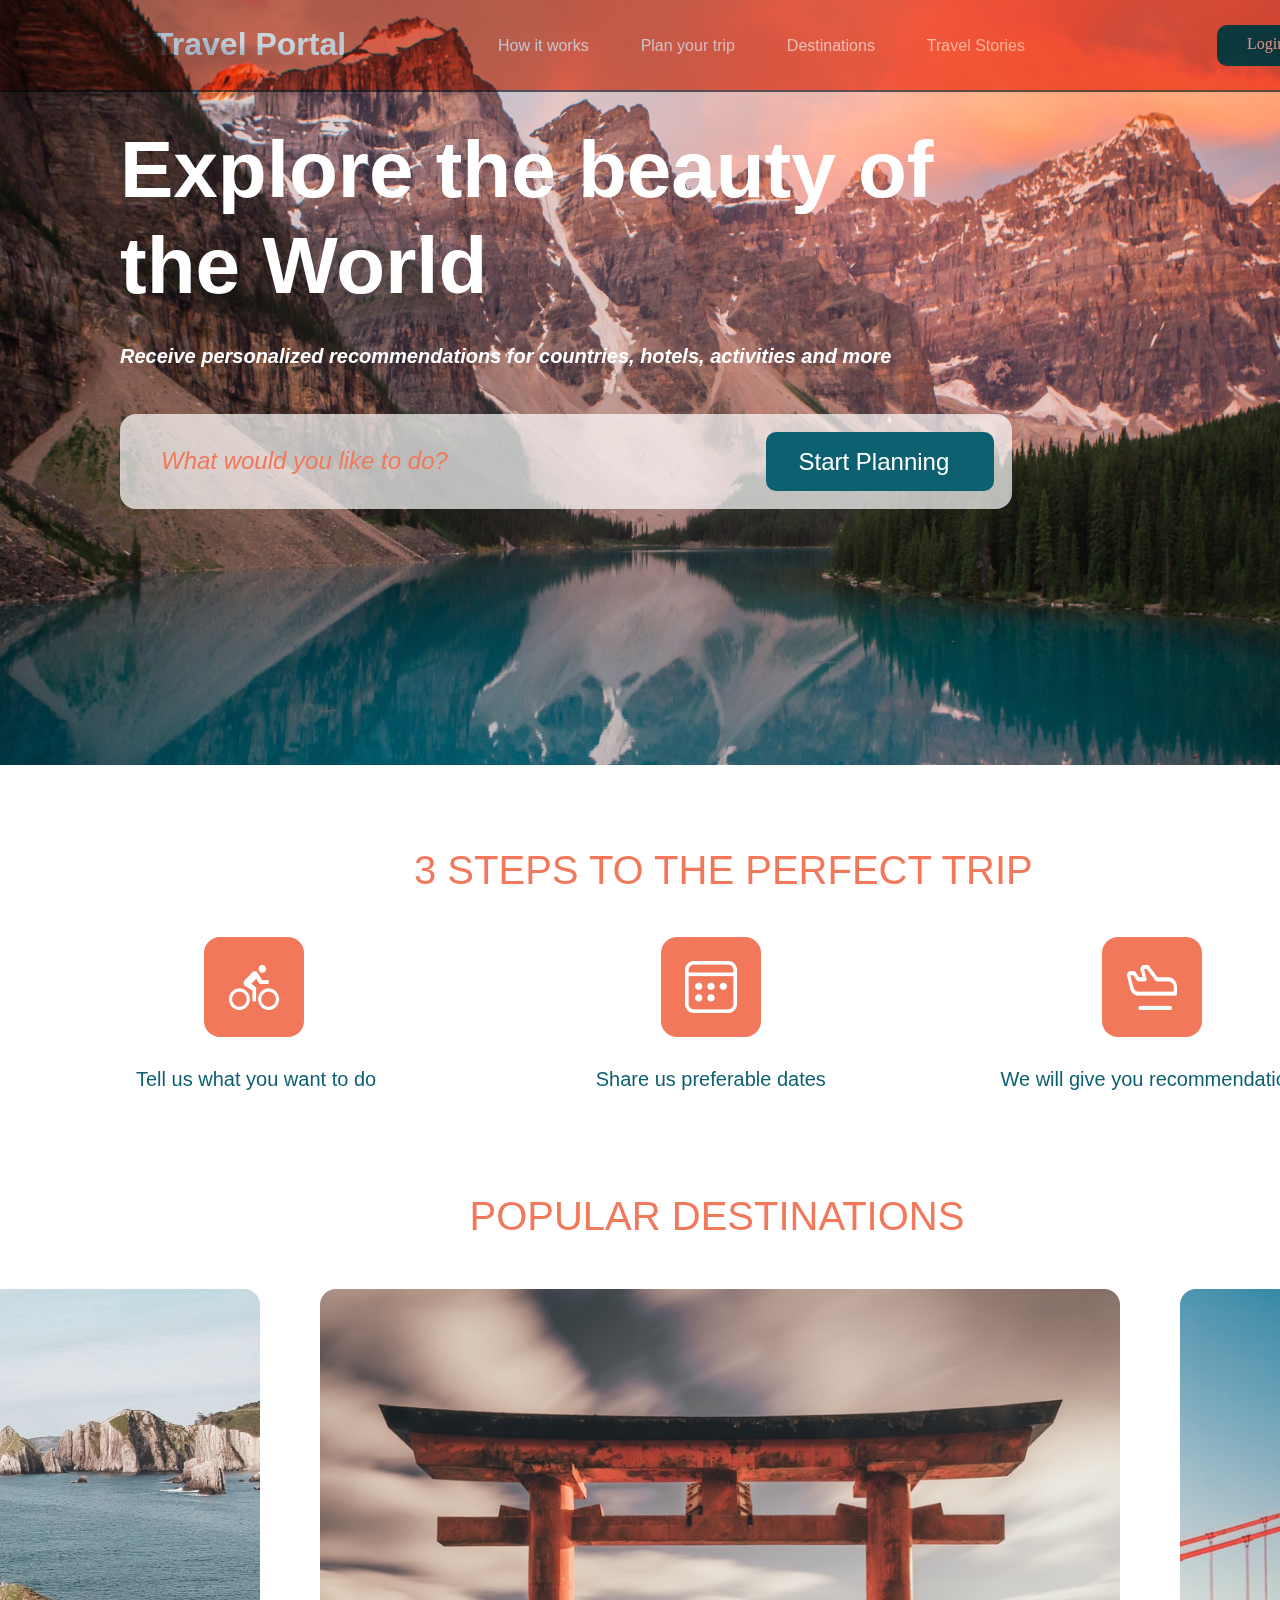
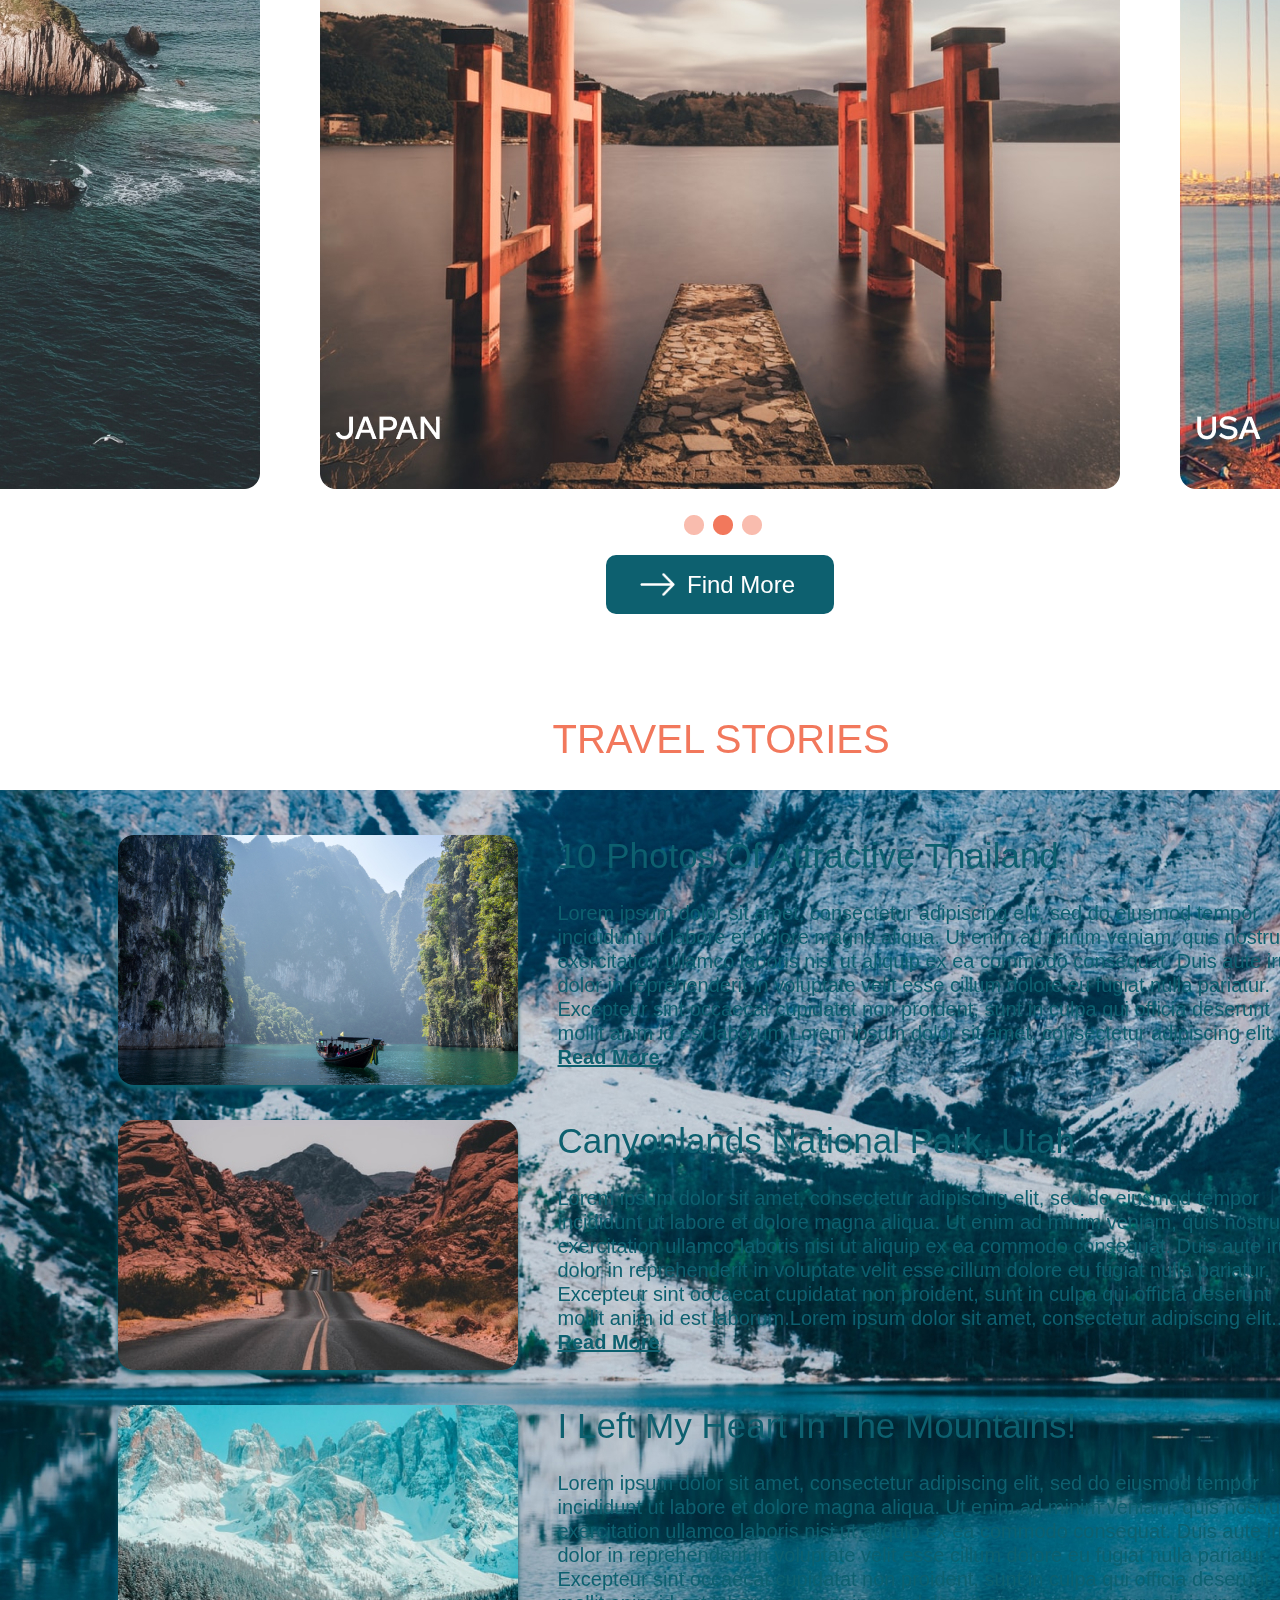
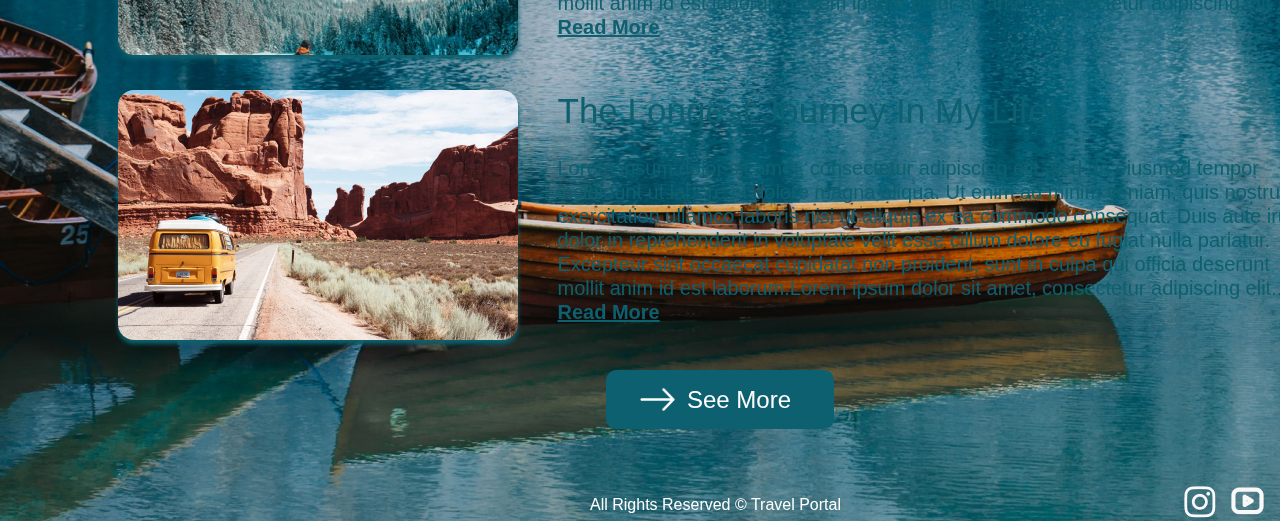
<file: travel/index.html>
<!DOCTYPE html>
<html lang="en">
<head>
    <meta charset="UTF-8">
    <meta http-equiv="X-UA-Compatible" content="IE=edge">
    <meta name="viewport" content="width=device-width, initial-scale=1.0">
    <link href="normalize.css" rel="stylesheet">
    <link href="style.css" rel="stylesheet">
    <title>Travel Project SergikEnergy</title>
</head>
<body>
    <div class="for-headerbg">
        <header>
            <div class="logo">
                <img src="logo-header.png" alt="logoHeader">
                <a class="text-logo" href="#">Travel Portal</a>
            </div>
            <nav class="logo-nav">
                <ul>
                    <li><a href="#">How it works</a></li>
                    <li><a href="#">Plan your trip</a></li>
                    <li><a href="#">Destinations</a></li>
                    <li><a href="#">Travel Stories</a></li>
                </ul>
            </nav>
            <div class="LogIn">
                <p>Login</p>
            </div>
        </header>
        <article class="planning">
            <h2>Explore the beauty of the World</h2>
                <p class="planning-text">Receive personalized recommendations for countries,
                    hotels, activities and more</p>
                <div class="searchButton">
                    <p class="textDefault">
                        What would you like to do?
                    </p>
                    <div class="textButton">
                        <p>Start Planning</p>
                    </div>
                </div>
        </article>
    </div>
    <main>
        <section class="steps">
            <h2>3 steps to the perfect trip</h2>
            <div class="steps-icon">
                <div class="icon-flex">
                    <div class="step1">
                        <img src="step1-logo.png" alt="logo-step1">
                    </div>
                    <p>Tell us what you want to do</p>
                </div>
                <div class="icon-flex">
                    <div class="step2">
                        <img src="step2-logo.png" alt="logo-step1">
                    </div>
                    <p class="second-p">Share us preferable dates</p>
                </div> 
                <div class="icon-flex">
                    <div class="step1">
                        <img src="step3-logo.png" alt="logo-step1">
                    </div>
                    <p>We will give you recommendations</p>
                </div>
            </div>
        </section>
        <section class="destinations">
            <h2>popular destinations</h2>
            <div class="img-scrollbar">
                <div class="locations">
                    <img src="destination1.jpg" alt="spain">
                    <!--<p>Spain</p>-->
                </div>    
                <div class="locations">
                    <img src="destination2.jpg" alt="japan">
                    <!--<p>Japan</p>-->
                </div>    
                <div class="locations">
                    <img src="destination3.jpg" alt="usa">
                    <!--<p>Usa</p>-->
                </div>       
            </div>
            <div class="circle-link">
                <ul>
                    <li><img src="Ellipse 1.png" alt="circle1"></li>
                    <li><img src="Ellipse 2.png" alt="circle2"></li>
                    <li><img src="Ellipse 3.png" alt="circle3"></li>
                </ul>
            </div>
            <div class="button">
                <a><img src="arrow-white.png" alt="arrow"><span>Find More</span></a></div>
            </div>
        </section>
        <section class="stories">
            <h2>Travel stories</h2>
            <div class="gallery-stories">
                <div class="sample-story">
                    <img class="img-stories" src="photo-story1.jpg" alt="story1">
                    <div class="text-gallery">
                        <h2>10 Photos of Attractive Thailand</h2>
                        <p class="lorem-ipsum">Lorem ipsum dolor sit amet, consectetur adipiscing elit, 
                            sed do eiusmod tempor incididunt ut labore et dolore magna aliqua. Ut enim ad 
                            minim veniam, quis nostrud exercitation ullamco laboris nisi ut aliquip ex ea 
                            commodo consequat. Duis aute irure dolor in reprehenderit in voluptate velit esse 
                            cillum dolore eu fugiat nulla pariatur. Excepteur sint occaecat cupidatat non
                            proident, sunt in culpa qui officia deserunt mollit anim id est laborum.Lorem
                            ipsum dolor sit amet, consectetur adipiscing elit...</p>
                        <a href="#" class="read-more">Read More</a>
                    </div>    
                </div>
                <div class="sample-story">
                    <img class="img-stories" src="photo-story2.jpg" alt="story2">
                    <div class="text-gallery">
                        <h2>Canyonlands National Park, Utah</h2>
                        <p class="lorem-ipsum">Lorem ipsum dolor sit amet, consectetur adipiscing elit, 
                            sed do eiusmod tempor incididunt ut labore et dolore magna aliqua. Ut enim ad 
                            minim veniam, quis nostrud exercitation ullamco laboris nisi ut aliquip ex ea 
                            commodo consequat. Duis aute irure dolor in reprehenderit in voluptate velit esse 
                            cillum dolore eu fugiat nulla pariatur. Excepteur sint occaecat cupidatat non
                            proident, sunt in culpa qui officia deserunt mollit anim id est laborum.Lorem
                            ipsum dolor sit amet, consectetur adipiscing elit...</p>
                        <a href="#" class="read-more">Read More</a>
                    </div>
                </div>
                <div class="sample-story">
                    <img class="img-stories" src="photo-story3.jpg" alt="story3">
                    <div class="text-gallery">
                        <h2>I left my heart in the Mountains!</h2>
                        <p class="lorem-ipsum">Lorem ipsum dolor sit amet, consectetur adipiscing elit, 
                            sed do eiusmod tempor incididunt ut labore et dolore magna aliqua. Ut enim ad 
                            minim veniam, quis nostrud exercitation ullamco laboris nisi ut aliquip ex ea 
                            commodo consequat. Duis aute irure dolor in reprehenderit in voluptate velit esse 
                            cillum dolore eu fugiat nulla pariatur. Excepteur sint occaecat cupidatat non
                            proident, sunt in culpa qui officia deserunt mollit anim id est laborum.Lorem
                            ipsum dolor sit amet, consectetur adipiscing elit...</p>
                        <a href="#" class="read-more">Read More</a>
                    </div>
                </div>
                <div class="sample-story">
                    <img class="img-stories" src="photo-story4.jpg" alt="story4">
                    <div class="text-gallery">
                        <h2>The Longest journey in my life!</h2>
                        <p class="lorem-ipsum">Lorem ipsum dolor sit amet, consectetur adipiscing elit, 
                            sed do eiusmod tempor incididunt ut labore et dolore magna aliqua. Ut enim ad 
                            minim veniam, quis nostrud exercitation ullamco laboris nisi ut aliquip ex ea 
                            commodo consequat. Duis aute irure dolor in reprehenderit in voluptate velit esse 
                            cillum dolore eu fugiat nulla pariatur. Excepteur sint occaecat cupidatat non
                            proident, sunt in culpa qui officia deserunt mollit anim id est laborum.Lorem
                            ipsum dolor sit amet, consectetur adipiscing elit...</p>
                        <a href="#" class="read-more">Read More</a>
                    </div>
                </div>
                <div class="button">
                    <a><img src="arrow-white.png" alt="arrow"><span>See More</span></a>
                </div>
            </div>
            
        </section>
    </main>
    
    <footer class="footer">
            <p class="text-footer">All Rights Reserved &copy; Travel Portal</p>
            <nav class="social-media">
                <ul>
                    <li><a href=""><img src="insta.png" alt="logo-insta"></a></li>
                    <li><a href=""><img src="youtube.png" alt="logo-youtube"></a></li>
                    <li><a href=""><img src="twitter.png" alt="logo-twitter"></a></li>
                </ul>
            </nav>
    </footer>
<script src="script.js">
</script>    
</body>
</html>
</file>
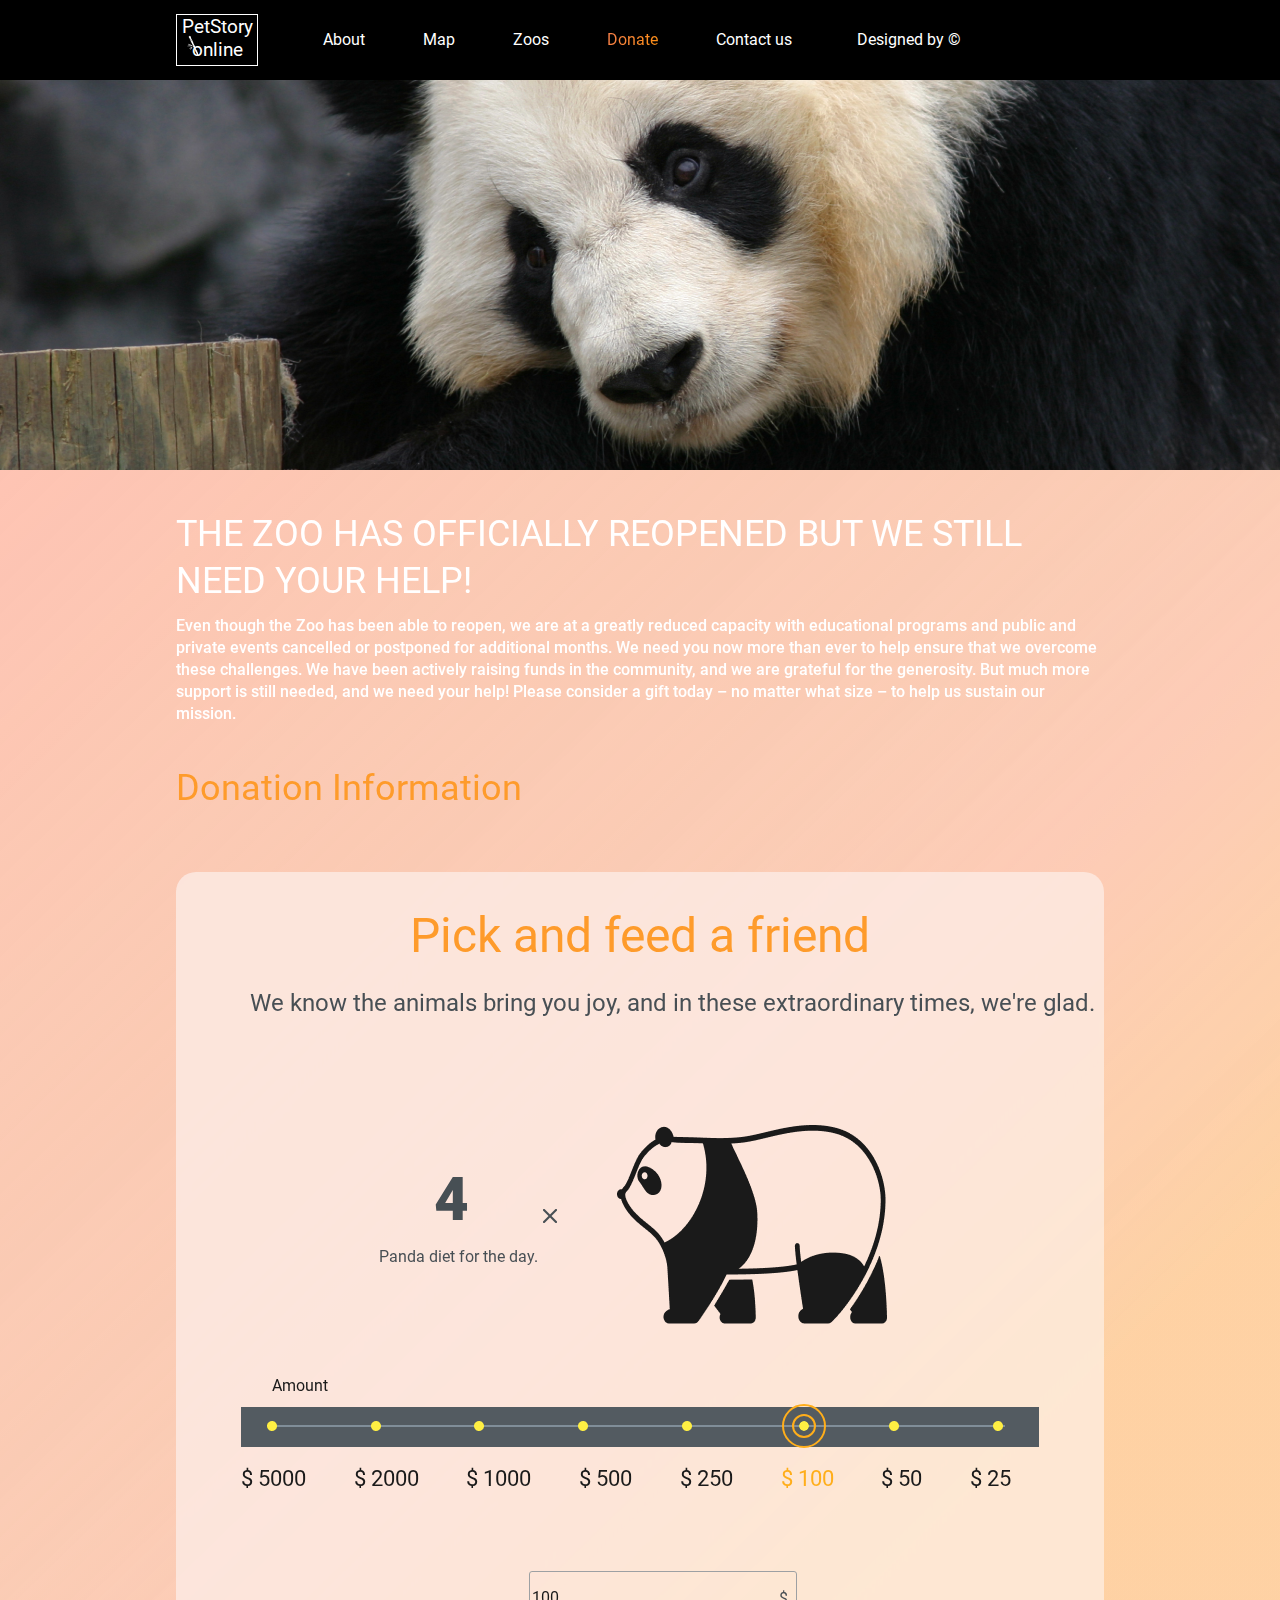
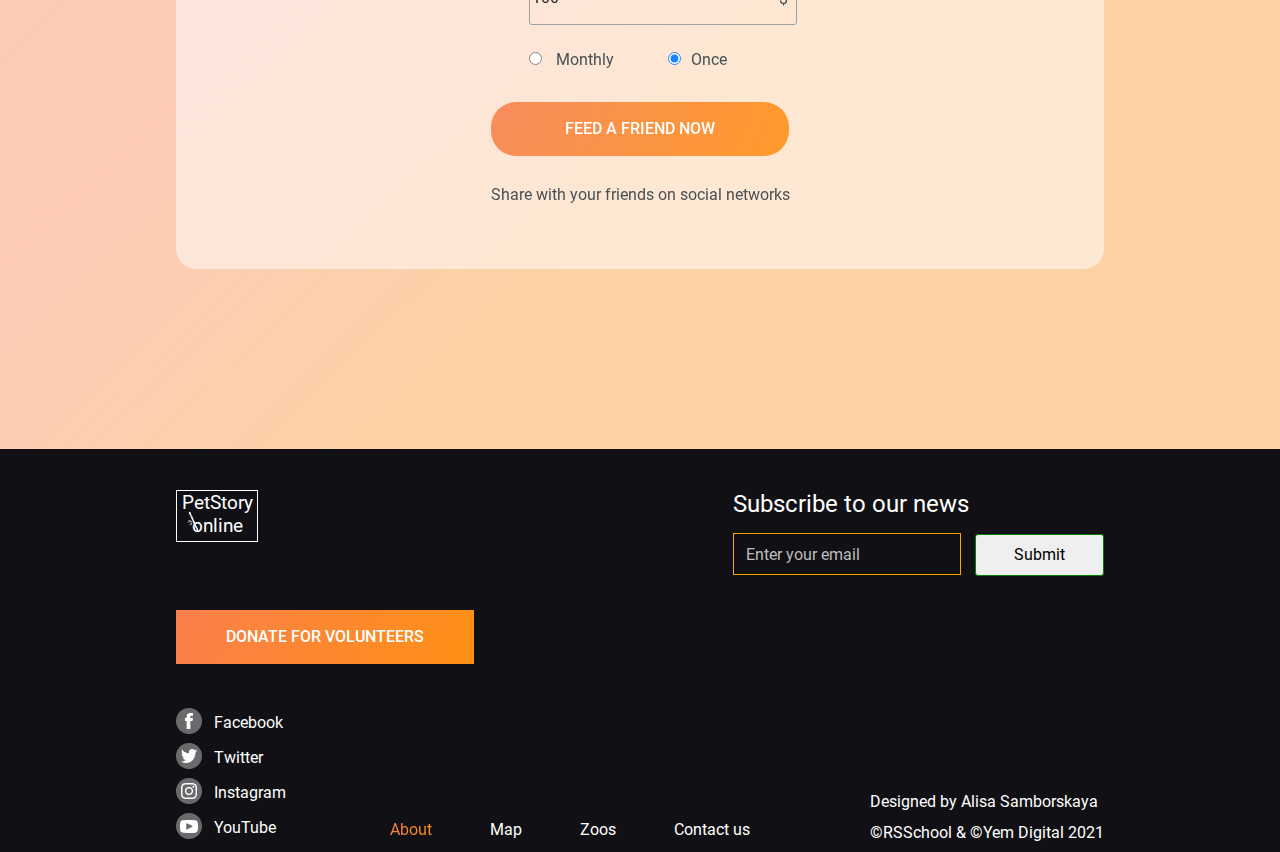
<file: online-zoo/pages/donate/index.html>
<!DOCTYPE html>
<html lang="en">
  <head>
    <meta charset="UTF-8" />
    <meta http-equiv="X-UA-Compatible" content="IE=edge" />
    <meta name="viewport" content="width=device-width, initial-scale=1.0" />
    <link href="../../assets/styles/normalize.css" rel="stylesheet" />
    <link href="./style.css" rel="stylesheet" />
    <link
      type="image/png"
      sizes="16x16"
      rel="icon"
      href="../../assets/icons/favicon.png"
    />
    <title>ZOO-donate</title>
  </head>
  <body>
    <header class="header">
      <div class="wrapper">
        <div class="header__title">
          <h1><a href="./index.html">PetStory online</a></h1>
        </div>
        <nav class="header__navigation">
          <ul class="header__navigation-list">
            <li class="header__navigation-link">
              <a href="./index.html">About</a>
            </li>
            <li class="header__navigation-link"><a href="#!">Map</a></li>
            <li class="header__navigation-link"><a href="#!">Zoos</a></li>
            <li class="header__navigation-link"><a class="visited-link" href="#!">Donate</a></li>
            <li class="header__navigation-link"><a href="#!">Contact us</a></li>
          </ul>
        </nav>
        <div class="burger-icon"></div>
        <div class="burger-menu unvisible-element">
          <div class="burger-menu_close"></div>
          <div class="burger-menu__logo">
            <a href="./index.html">PetStory online</a>
          </div>
          <ul class="burger-menu__list">
            <li class="burger-menu__link">
              <a class="visited-link" href="./index.html">About</a>
            </li>
            <li class="burger-menu__link"><a href="#!">Map</a></li>
            <li class="burger-menu__link"><a href="#!">Zoos</a></li>
            <li class="burger-menu__link">
              <a href="../../pages/donate/index.html" target="_blank">Donate</a>
            </li>
            <li class="burger-menu__link"><a href="#!">Contact us</a></li>
            <li class="burger-menu__link">
              <a
                href="https://www.figma.com/file/jfEFwkXVj1WRq7sUHDr8os/PetStory-online"
                >Designed by &#169;</a
              >
            </li>
          </ul>
        </div>
        <div class="header__design">
          <a
            href="https://www.figma.com/file/jfEFwkXVj1WRq7sUHDr8os/PetStory-online"
            >Designed by &#169;</a
          >
        </div>
      </div>
    </header>
    <main>
      <section class="watch__animals">
      </section>
      <section class="peek_friends">
        <div class="wrapper">
          <div class="peek_friends-intro">
            <h3 class="intro-title">THE ZOO HAS OFFICIALLY REOPENED BUT WE STILL NEED YOUR HELP!</h3>
            <p class="intro-about-zoo_info">Even though the Zoo has been able to reopen, we are at a greatly reduced capacity with educational programs and public and private events cancelled or postponed for additional months. We need you now more than ever to help ensure that we overcome these challenges. We have been actively raising funds in the community, and we are grateful for the generosity.  But much more support is still needed, and we need your help! Please consider a gift today – no matter what size – to help us sustain our mission.</p>
            <p class="intro-donate_info">Donation Information</p>
          </div>
          <div class="wrapper-peek_friends">
            <div class="peek_friends__title"><h3>Pick and feed a friend</h3></div>
            <div class="peek_friends__description">
              <p class="bringing_joy">
                We know the animals bring you joy, and in these extraordinary
                times, we&#39;re glad.
              </p>
            </div>
            <div  class="peek_friends__select">
              <div class="select_quantity">
                <div class="select_quantity-number">4</div>
                <div class="select_quantity-info">Panda diet for the day.</div>
              </div>
              <div class="select_multiple"><img src="../../assets/icons/x_icon.png" alt="X"></div>
              <div class="select_icon"><img src="../../assets/images/animal-widget_donate.png" alt="animal_icon"></div>
            </div>
            <h4>Amount</h4>
            <div class="range__donate-wrapper">
              <div class="donate-circle circle-25"><img src="../../assets/icons/range-circle_donate.png" alt="bucks-25"></div>
              <div class="donate-circle circle-50"><img src="../../assets/icons/range-circle_donate.png" alt="bucks-50"></div>
              <div class="donate-circle circle-100 active-donate active-span"><img src="../../assets/icons/range-circle_donate.png" alt="bucks-100"></div>
              <div class="donate-circle circle-250"><img src="../../assets/icons/range-circle_donate.png" alt="bucks-250"></div>
              <div class="donate-circle circle-500"><img src="../../assets/icons/range-circle_donate.png" alt="bucks-500"></div>
              <div class="donate-circle circle-1000"><img src="../../assets/icons/range-circle_donate.png" alt="bucks-1000"></div>
              <div class="donate-circle circle-2000"><img src="../../assets/icons/range-circle_donate.png" alt="bucks-2000"></div>
              <div class="donate-circle circle-5000"><img src="../../assets/icons/range-circle_donate.png" alt="bucks-5000"></div>
              <div class="range__donate-line"></div>
            </div>
            <div class="range__donate-sums">
              <span class="bucks-5000">&#36; 5000</span>
              <span class="bucks-2000">&#36; 2000</span>
              <span class="bucks-1000">&#36; 1000</span>
              <span class="bucks-500">&#36; 500</span>
              <span class="bucks-250">&#36; 250</span>
              <span class="bucks-100 active-span">&#36; 100</span>
              <span class="bucks-50">&#36; 50</span>
              <span class="bucks-25">&#36; 25</span>
            </div>
            <form action="#" class="check_donate">
              <div class="wrapper_request-form">
                <div class="sum__donate_wrapper">   <input type="number" placeholder="Another amount" class="sum__donate" value="100" maxlength="4" max="9999">
                  <span>&#36;</span>
                </div>  
                <input type="radio" id="month" name="select" value="monthly"> <label for="month">Monthly</label>
                <input type="radio" id="once" name="select" value="once" checked="checked"><label for="once">Once</label>
              </div>
              <input type="submit" class="peek_friends__button" value="Feed a friend now"></input>
            </form>
            <div class="share_text">Share with your friends on social networks </div>
          </div>
          
        </div>
      </section>
    </main>
    <footer class="footer">
      <div class="wrapper">
        <div class="form_pet_wrapper">
          <div class="footer__title">
            <p><a href="./index.html">PetStory online</a></p>
          </div>
          <div class="form_subscribe">
            <form action="#">
              <p class="form_subscribe-title">Subscribe to our news</p>
              <input class="email_area" type="email" size="30" placeholder="Enter your email" />
              <input class="submit_form_subscribe" type="submit" value="Submit" />
            </form>
          </div>
        </div>
        <button class="square__button footer__button">
          donate for volunteers
        </button>
        <div class="footer__navigation">
          <div class="social__nav">
            <div class="Facebook onfocus-social">
              <a href="https://www.facebook.com/"
                ><img src="../../assets/icons/facebook_ico_footer.png" alt="Facebook" /><span class="nav__link"
                  >Facebook</span
                ></a
              >
            </div>
            <div class="Twitter onfocus-social">
              <a href="https://twitter.com/"
                ><img src="../../assets/icons/twitter_ico_footer.png" alt="Twitter" /><span class="nav__link"
                  >Twitter</span
                ></a
              >
            </div>
            <div class="Instagram onfocus-social">
              <a href="https://www.instagram.com/"
                ><img src="../../assets/icons/insta_ico_footer.png" alt="Instagram" /><span class="nav__link"
                  >Instagram</span
                ></a
              >
            </div>
            <div class="YouTube onfocus-social">
              <a href="https://www.youtube.com/"
                ><img src="../../assets/icons/youtube_ico_footer.png" alt="YouTube" /><span class="nav__link"
                  >YouTube</span
                ></a
              >
            </div>
          </div>
          <div class="footer__nav">
            <ul class="footer__nav-list">
              <li class="footer__nav-link">
                <a class="visited-link" href="./index.html">About</a>
                </li>
                <li class="footer__nav-link"><a href="#!">Map</a></li>
                <li class="footer__nav-link"><a href="#!">Zoos</a></li>
                <li class="footer__nav-link nav-link_last"><a href="#!">Contact us</a></li>
              </ul>
            </nav>
          </div>
          <div class="footer__designed"><p>Designed by Alisa Samborskaya</p><p>&#169;RSSchool &#38; &#169;Yem Digital 2021</p></div>
        </div>
      </div>
    </footer>
    <script src="./index.js"></script>
  </body>
</html>
</file>
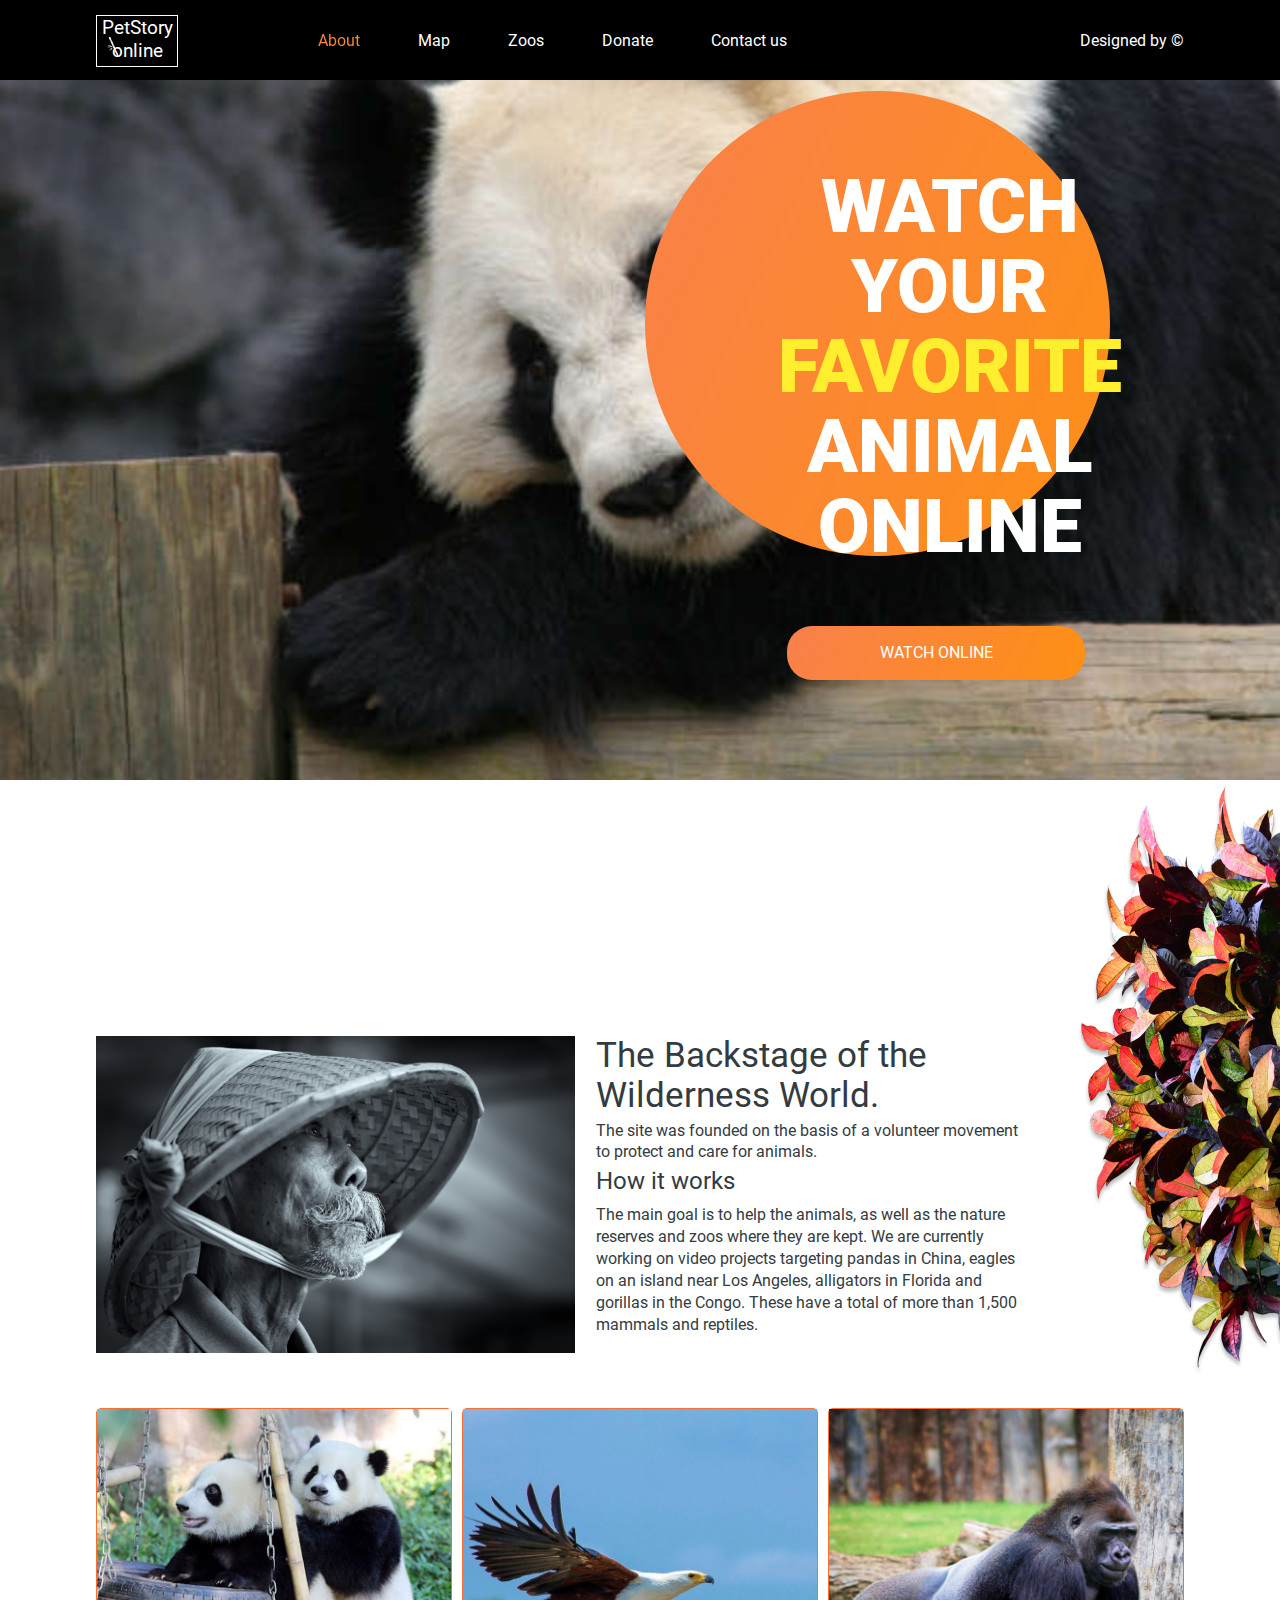
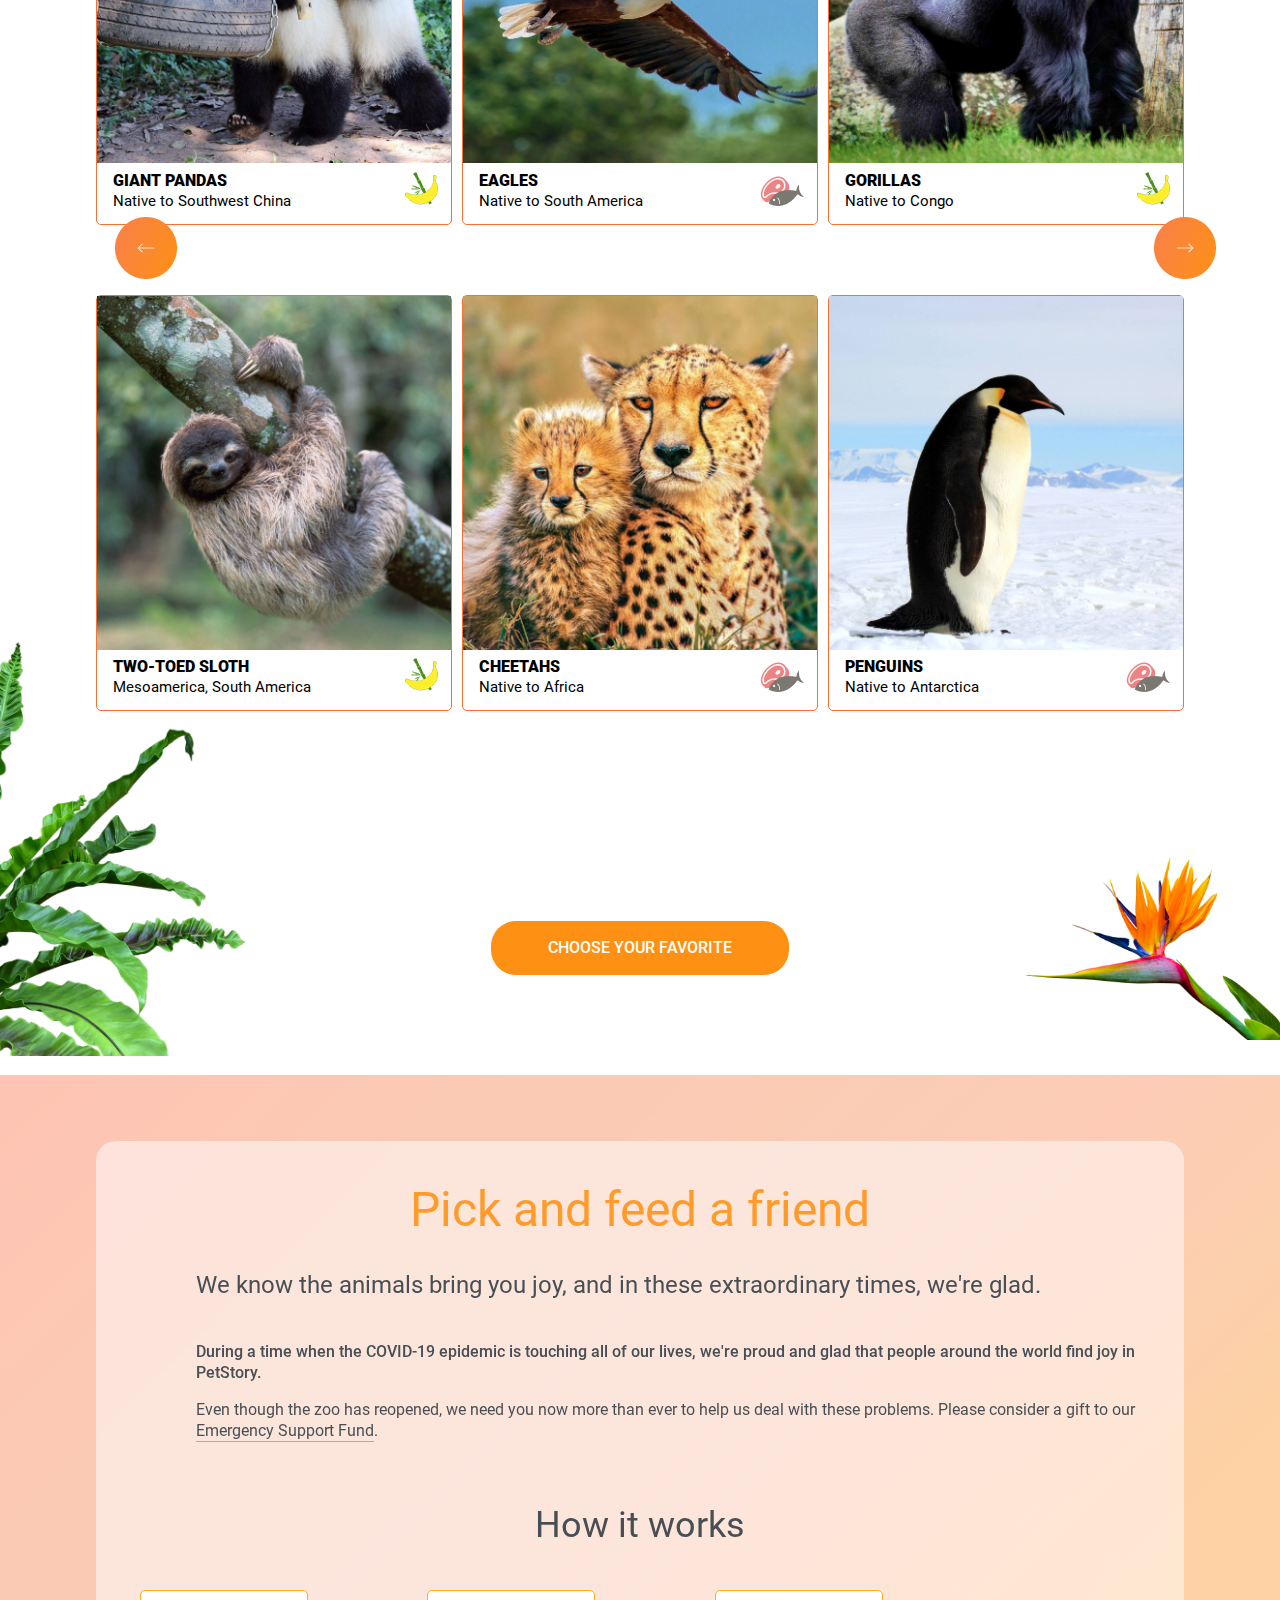
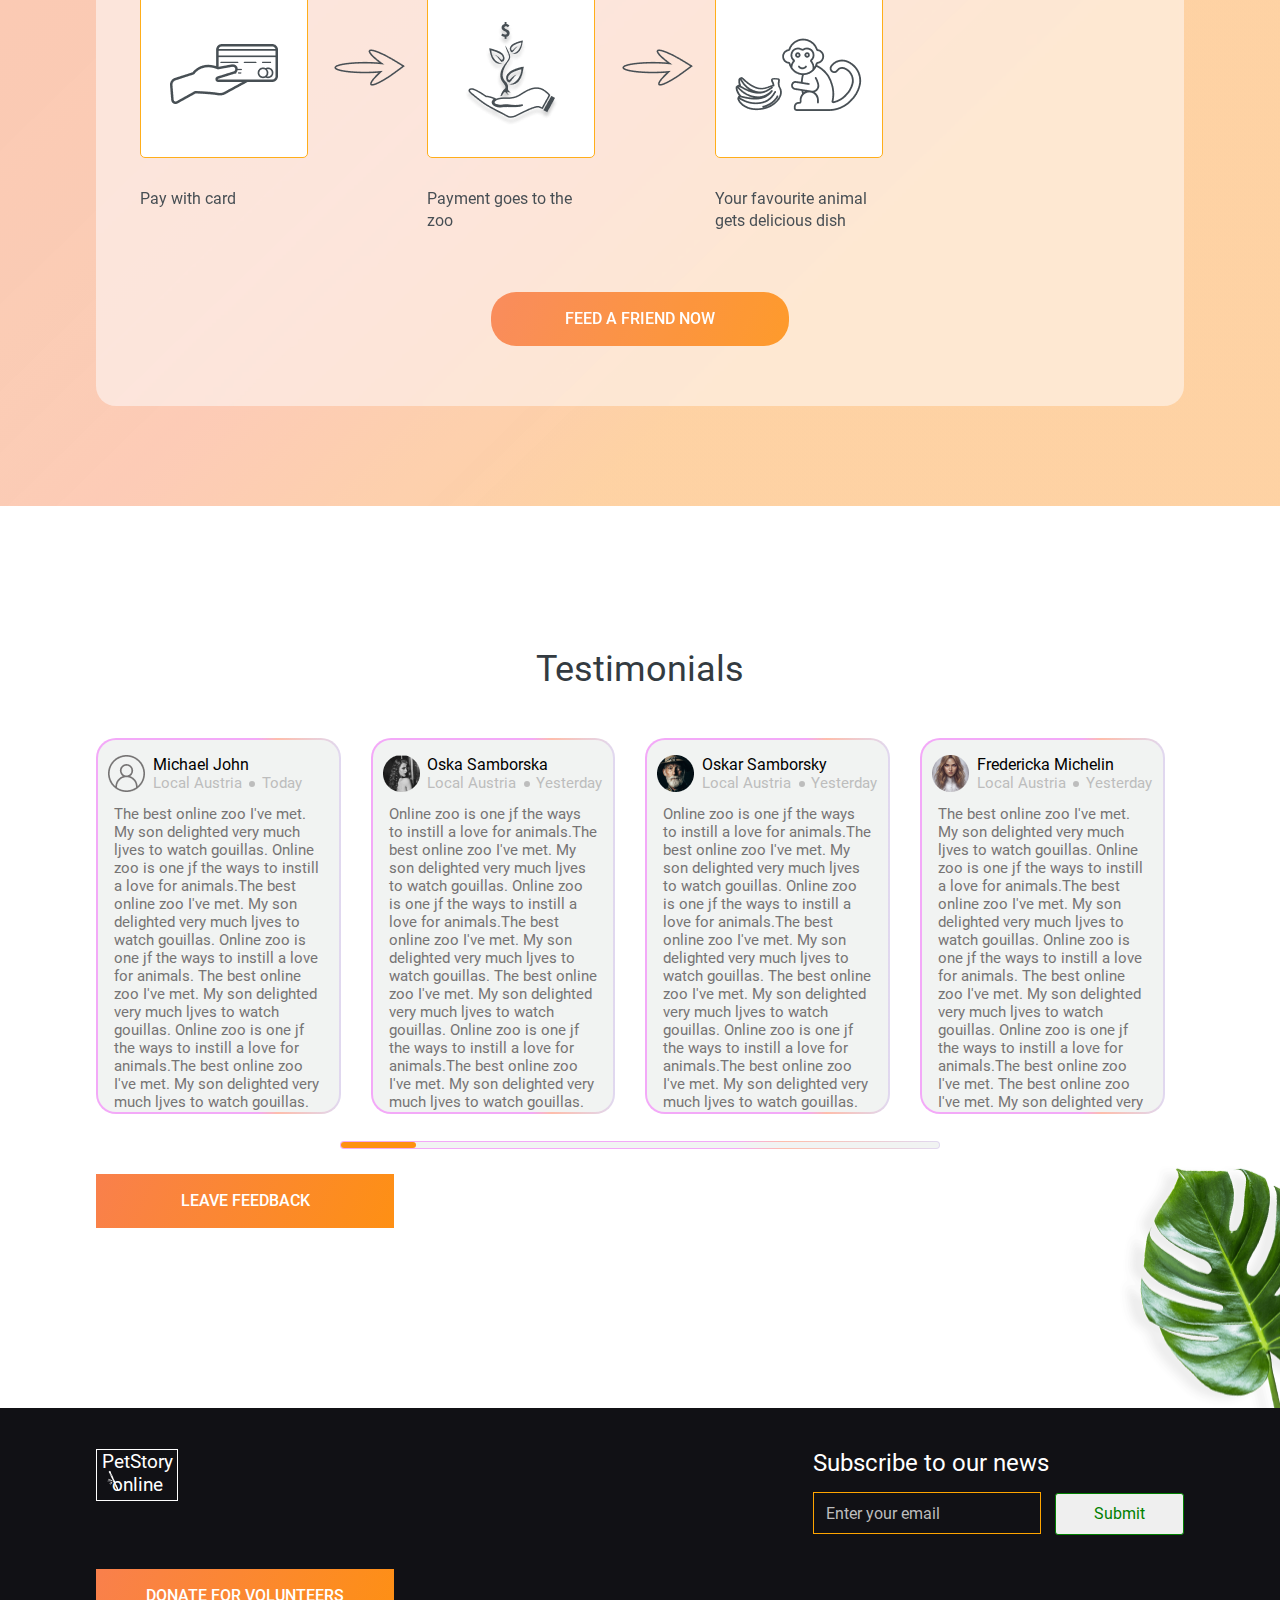
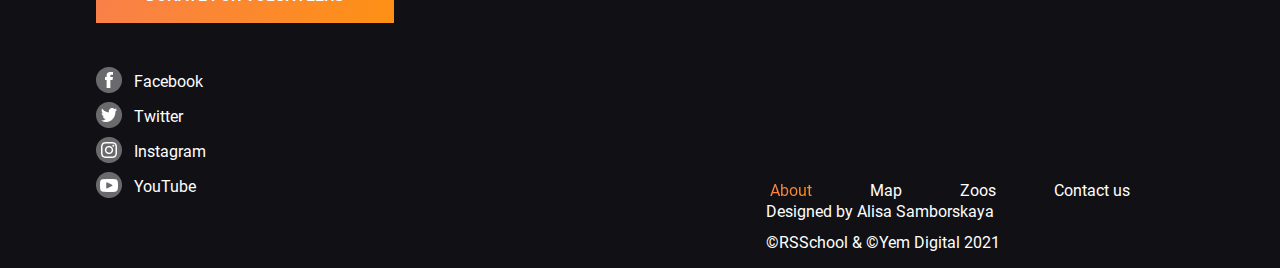
<file: online-zoo/pages/main/index.html>
<!DOCTYPE html>
<html lang="en">
  <head>
    <meta charset="UTF-8" />
    <meta http-equiv="X-UA-Compatible" content="IE=edge" />
    <meta name="viewport" content="width=device-width, initial-scale=1.0" />
    <link href="../../assets/styles/normalize.css" rel="stylesheet" />
    <link href="style.css" rel="stylesheet" />
    <link
      type="image/png"
      sizes="16x16"
      rel="icon"
      href="../../assets/icons/favicon.png"
    />
    <title>Online ZOO</title>
  </head>
  <body>
    <header class="header">
      <div class="wrapper">
        <div class="header__title">
          <h1><a href="./index.html">PetStory online</a></h1>
        </div>
        <nav class="header__navigation">
          <ul class="header__navigation-list">
            <li class="header__navigation-link">
              <a class="visited-link" href="./index.html">About</a>
            </li>
            <li class="header__navigation-link"><a href="#!">Map</a></li>
            <li class="header__navigation-link"><a href="#!">Zoos</a></li>
            <li class="header__navigation-link">
              <a href="../../pages/donate/index.html" target="_blank">Donate</a>
            </li>
            <li class="header__navigation-link"><a href="#!">Contact us</a></li>
          </ul>
        </nav>
        <div class="burger-icon"></div>
        <div class="header__design">
          <a
            href="https://www.figma.com/file/jfEFwkXVj1WRq7sUHDr8os/PetStory-online"
            >Designed by &#169;</a
          >
        </div>
      </div>
    </header>
    <div class="burger-menu unvisible-element">
      <div class="burger-menu_close"></div>
      <div class="burger-menu__logo">
        <a href="./index.html">PetStory online</a>
      </div>
      <ul class="burger-menu__list">
        <li class="burger-menu__link">
          <a class="visited-link" href="./index.html">About</a>
        </li>
        <li class="burger-menu__link"><a href="#!">Map</a></li>
        <li class="burger-menu__link"><a href="#!">Zoos</a></li>
        <li class="burger-menu__link">
          <a href="../../pages/donate/index.html" target="_blank">Donate</a>
        </li>
        <li class="burger-menu__link"><a href="#!">Contact us</a></li>
        <li class="burger-menu__link">
          <a
            href="https://www.figma.com/file/jfEFwkXVj1WRq7sUHDr8os/PetStory-online"
            >Designed by &#169;</a
          >
        </li>
      </ul>
    </div>
    <main>
      <section class="watch__animals">
        <div class="wrapper">
          <div class="watch__animals-text">
            Watch your <span class="selected_word">favorite</span> animal online
          </div>
          <button class="watch__animals-button">
            <span>WATCH ONLINE</span>
          </button>
        </div>
      </section>
      <section class="backstage">
        <div class="wrapper">
          <div class="backstage__image">
            <img
              src="../../assets/images/backstage-image.png"
              alt="There is a backstage description"
            />
          </div>
          <div class="backstage__description">
            <div class="baclstage__description-title">
              <h3>The Backstage of the Wilderness World.</h3>
            </div>
            <div class="info-founding">
              The site was founded on the basis of a volunteer movement to
              protect and care for animals.
            </div>
            <div class="how-works">How it works</div>
            <div class="how-works_fill">
              The main goal is to help the animals, as well as the nature
              reserves and zoos where they are kept. We are currently working on
              video projects targeting pandas in China, eagles on an island near
              Los Angeles, alligators in Florida and gorillas in the Congo.
              These have a total of more than 1,500 mammals and reptiles.
            </div>
          </div>
        </div>
      </section>
      <section class="pets">
        <div class="get-previous_card"></div>
        <div class="get-next_card"></div>
        <div class="wrapper">
          <div class="firstSet pets__images active-set">
            <figure class="pets__images-card panda-card set-card-1">
              <span class="for-hover-transition"
                >giant Pandas<br />Native to Southwest China</span
              >
              <p class="pets__image-illustration">
                <img
                  src="../../assets/images/card1-pandas.jpg"
                  alt="pets-card1"
                />
              </p>
              <figcaption class="food_type banana__food">
                <h3>giant Pandas</h3>
                <p class="card_paragraph">Native to Southwest China</p>
              </figcaption>
            </figure>
            <figure class="pets__images-card eagles-card set-card-2">
              <span class="for-hover-transition"
                >Eagles<br />Native to South America</span
              >
              <p class="pets__image-illustration">
                <img
                  src="../../assets/images/card2-eagles.jpg"
                  alt="pets-card2"
                />
              </p>
              <figcaption class="food_type meet__food">
                <h3>Eagles</h3>
                <p class="card_paragraph">Native to South America</p>
              </figcaption>
            </figure>
            <figure class="pets__images-card gorilla-card set-card-3">
              <span class="for-hover-transition"
                >Gorillas<br />Native to Congo</span
              >
              <p class="pets__image-illustration">
                <img
                  src="../../assets/images/card3-gorilla.jpg"
                  alt="pets-card3"
                />
              </p>
              <figcaption class="food_type banana__food">
                <h3>Gorillas</h3>
                <p class="card_paragraph">Native to Congo</p>
              </figcaption>
            </figure>
            <figure class="pets__images-card sloth-card set-card-4">
              <span class="for-hover-transition"
                >Two-toed Sloth<br />Mesoamerica, South America</span
              >
              <p class="pets__image-illustration">
                <img
                  src="../../assets/images/card4-lenivec.jpg"
                  alt="pets-card4"
                />
              </p>
              <figcaption class="food_type banana__food">
                <h3>Two-toed Sloth</h3>
                <p class="card_paragraph">Mesoamerica, South America</p>
              </figcaption>
            </figure>
            <figure class="pets__images-card cheetah-card set-card-5">
              <span class="for-hover-transition"
                >cheetahs<br />Native to Africa</span
              >
              <p class="pets__image-illustration">
                <img
                  src="../../assets/images/card5-cheetahs.jpg"
                  alt="pets-card5"
                />
              </p>
              <figcaption class="food_type meet__food">
                <h3>cheetahs</h3>
                <p class="card_paragraph">Native to Africa</p>
              </figcaption>
            </figure>
            <figure class="pets__images-card penquin-card set-card-6">
              <span class="for-hover-transition"
                >Penguins<br />Native to Antarctica</span
              >
              <p class="pets__image-illustration">
                <img
                  src="../../assets/images/card6-penguine.jpg"
                  alt="pets-card6"
                />
              </p>
              <figcaption class="food_type meet__food">
                <h3>Penguins</h3>
                <p class="card_paragraph">Native to Antarctica</p>
              </figcaption>
            </figure>
            <figure class="pets__images-card alligator-card">
              <span class="for-hover-transition"
                >Alligators<br />Native to Southeastern United States</span
              >
              <p class="pets__image-illustration">
                <img
                  src="../../assets/images/card7-alligator.jpg"
                  alt="pets-card6"
                />
              </p>
              <figcaption class="food_type meet__food">
                <h3>Alligators</h3>
                <p class="card_paragraph">
                  Native to Southeastern United States
                </p>
              </figcaption>
            </figure>
          </div>
          <div class="pets__images hidden-set">
            <figure class="pets__images-card panda-card set-card-1">
              <span class="for-hover-transition"
                >giant Pandas<br />Native to Southwest China</span
              >
              <p class="pets__image-illustration">
                <img
                  src="../../assets/images/card1-pandas.jpg"
                  alt="pets-card1"
                />
              </p>
              <figcaption class="food_type banana__food">
                <h3>giant Pandas</h3>
                <p class="card_paragraph">Native to Southwest China</p>
              </figcaption>
            </figure>
            <figure class="pets__images-card eagles-card set-card-2">
              <span class="for-hover-transition"
                >Eagles<br />Native to South America</span
              >
              <p class="pets__image-illustration">
                <img
                  src="../../assets/images/card2-eagles.jpg"
                  alt="pets-card2"
                />
              </p>
              <figcaption class="food_type meet__food">
                <h3>Eagles</h3>
                <p class="card_paragraph">Native to South America</p>
              </figcaption>
            </figure>
            <figure class="pets__images-card gorilla-card set-card-3">
              <span class="for-hover-transition"
                >Gorillas<br />Native to Congo</span
              >
              <p class="pets__image-illustration">
                <img
                  src="../../assets/images/card3-gorilla.jpg"
                  alt="pets-card3"
                />
              </p>
              <figcaption class="food_type banana__food">
                <h3>Gorillas</h3>
                <p class="card_paragraph">Native to Congo</p>
              </figcaption>
            </figure>
            <figure class="pets__images-card sloth-card set-card-4">
              <span class="for-hover-transition"
                >Two-toed Sloth<br />Mesoamerica, South America</span
              >
              <p class="pets__image-illustration">
                <img
                  src="../../assets/images/card4-lenivec.jpg"
                  alt="pets-card4"
                />
              </p>
              <figcaption class="food_type banana__food">
                <h3>Two-toed Sloth</h3>
                <p class="card_paragraph">Mesoamerica, South America</p>
              </figcaption>
            </figure>
            <figure class="pets__images-card cheetah-card set-card-5">
              <span class="for-hover-transition"
                >cheetahs<br />Native to Africa</span
              >
              <p class="pets__image-illustration">
                <img
                  src="../../assets/images/card5-cheetahs.jpg"
                  alt="pets-card5"
                />
              </p>
              <figcaption class="food_type meet__food">
                <h3>cheetahs</h3>
                <p class="card_paragraph">Native to Africa</p>
              </figcaption>
            </figure>
            <figure class="pets__images-card penquin-card set-card-6">
              <span class="for-hover-transition"
                >Penguins<br />Native to Antarctica</span
              >
              <p class="pets__image-illustration">
                <img
                  src="../../assets/images/card6-penguine.jpg"
                  alt="pets-card6"
                />
              </p>
              <figcaption class="food_type meet__food">
                <h3>Penguins</h3>
                <p class="card_paragraph">Native to Antarctica</p>
              </figcaption>
            </figure>
            <figure class="pets__images-card alligator-card">
              <span class="for-hover-transition"
                >Alligators<br />Native to Southeastern United States</span
              >
              <p class="pets__image-illustration">
                <img
                  src="../../assets/images/card7-alligator.jpg"
                  alt="pets-card6"
                />
              </p>
              <figcaption class="food_type meet__food">
                <h3>Alligators</h3>
                <p class="card_paragraph">
                  Native to Southeastern United States
                </p>
              </figcaption>
            </figure>
          </div>
        </div>
        <div class="wrapper__button-card">
          <div class="left_flower"></div>
          <div class="for_pets__button">
            <button class="pets__button">
              <span>choose your favorite</span>
            </button>
          </div>
          <div class="right_flower"></div>
        </div>
      </section>
      <section class="peek_friends">
        <div class="wrapper">
          <div class="peek_friends__title"><h3>Pick and feed a friend</h3></div>
          <div class="peek_friends__description">
            <p class="bringing_joy">
              We know the animals bring you joy, and in these extraordinary
              times, we&#39;re glad.
            </p>
            <p class="during_covid">
              During a time when the COVID-19 epidemic is touching all of our
              lives, we&#39;re proud and glad that people around the world find
              joy in PetStory.
            </p>
            <p class="reopen_zoo">
              Even though the zoo has reopened, we need you now more than ever
              to help us deal with these problems. Please consider a gift to our
              <span
                ><a
                  href="../../pages/donate/index.html"
                  target="_blank"
                  class="link-donate"
                  >Emergency Support Fund</a
                ></span
              >.
            </p>
          </div>
          <div class="peek_friends__images_caption">How it works</div>
          <div class="peek_friends__images">
            <figure class="container_image">
              <div class="label_image">
                <img
                  src="../../assets/images/pay-card-peek_friendsElement.png"
                  alt="pay cash"
                />
              </div>
              <figcaption class="label_image__description">
                Pay with card
              </figcaption>
            </figure>
            <div class="arrow_image">
              <img
                src="../../assets/images/arrow-peek_friendsElement.png"
                alt="arrow"
              />
            </div>
            <div class="arrow_image-hidden first-arrow">
              <img
                src="../../assets/images/arrow-peek_friends-hidden.png"
                alt="arrow"
              />
            </div>
            <figure class="container_image container_image_middle">
              <div class="label_image">
                <img
                  src="../../assets/images/zoo-peek_friendsElement.png"
                  alt="payment to the zoo"
                />
              </div>
              <figcaption class="label_image__description">
                Payment goes to the zoo
              </figcaption>
            </figure>
            <div class="arrow_image">
              <img
                src="../../assets/images/arrow-peek_friendsElement.png"
                alt="arrow"
              />
            </div>
            <div class="arrow_image-hidden">
              <img
                src="../../assets/images/arrow-peek_friends-hidden.png"
                alt="arrow"
              />
            </div>
            <figure class="container_image last_figure">
              <div class="label_image">
                <img
                  src="../../assets/images/mobkey-peek_friendsElement.png"
                  alt="animals get meals"
                />
              </div>
              <figcaption class="label_image__description">
                Your favourite animal gets delicious dish
              </figcaption>
            </figure>
          </div>

          <button class="peek_friends__button">
            <a href="../../pages/donate/index.html" target="_blank"
              >Feed a friend now</a
            >
          </button>
        </div>
      </section>
      <section class="testimonials">
        <div class="wrapper">
          <div class="testimonials__title">Testimonials</div>
          <div class="range__carousel">
            <div class="range__carousel-wrapper">
              <div class="testimonials__content">
                <div class="testomonials__content-card">
                  <div class="content-card_header">
                    <div class="content-card_avatar">
                      <img
                        src="../../assets/icons/user_icon_none.png"
                        alt="Michael John"
                      />
                    </div>
                    <div class="content-card_some-info">
                      <div class="some-info_name">Michael John</div>
                      <span class="some-info_location">Local Austria</span>
                      <span class="some-info_visited">Today</span>
                    </div>
                  </div>
                  <div class="content-card_description">
                    The best online zoo I&#39;ve met. My son delighted very much
                    ljves to watch gouillas. Online zoo is one jf the ways to
                    instill a love for animals.The best online zoo I&#39;ve met. My
                    son delighted very much ljves to watch gouillas. Online zoo is
                    one jf the ways to instill a love for animals. The best online
                    zoo I&#39;ve met. My son delighted very much ljves to watch
                    gouillas. Online zoo is one jf the ways to instill a love for
                    animals.The best online zoo I&#39;ve met. My son delighted very
                    much ljves to watch gouillas. Online zoo is one jf the ways to
                    instill a love for animals.
                  </div>
                </div>
                <div class="testomonials__content-card">
                  <div class="content-card_header">
                    <div class="content-card_avatar">
                      <img
                        src="../../assets/icons/user_icon_mila.png"
                        alt="Oska Samborska"
                      />
                    </div>
                    <div class="content-card_some-info">
                      <div class="some-info_name">Oska Samborska</div>
                      <span class="some-info_location">Local Austria</span>
                      <span class="some-info_visited">Yesterday</span>
                    </div>
                  </div>
                  <div class="content-card_description">
                    Online zoo is one jf the ways to instill a love for animals.The
                    best online zoo I&#39;ve met. My son delighted very much ljves
                    to watch gouillas. Online zoo is one jf the ways to instill a
                    love for animals.The best online zoo I&#39;ve met. My son
                    delighted very much ljves to watch gouillas. The best online zoo
                    I&#39;ve met. My son delighted very much ljves to watch
                    gouillas. Online zoo is one jf the ways to instill a love for
                    animals.The best online zoo I&#39;ve met. My son delighted very
                    much ljves to watch gouillas. Online zoo is one jf the ways to
                    instill a love for animals.
                  </div>
                </div>
                <div class="testomonials__content-card">
                  <div class="content-card_header">
                    <div class="content-card_avatar">
                      <img
                        src="../../assets/icons/user_icon_oskar.png"
                        alt="Oskar Samborsky"
                      />
                    </div>
                    <div class="content-card_some-info">
                      <div class="some-info_name">Oskar Samborsky</div>
                      <span class="some-info_location">Local Austria</span>
                      <span class="some-info_visited">Yesterday</span>
                    </div>
                  </div>
                  <div class="content-card_description">
                    Online zoo is one jf the ways to instill a love for animals.The
                    best online zoo I&#39;ve met. My son delighted very much ljves
                    to watch gouillas. Online zoo is one jf the ways to instill a
                    love for animals.The best online zoo I&#39;ve met. My son
                    delighted very much ljves to watch gouillas. The best online zoo
                    I&#39;ve met. My son delighted very much ljves to watch
                    gouillas. Online zoo is one jf the ways to instill a love for
                    animals.The best online zoo I&#39;ve met. My son delighted very
                    much ljves to watch gouillas. Online zoo is one jf the ways to
                    instill a love for animals. The best online zoo I&#39;ve met. My
                    son delighted very much ljves to watch gouillas. Online zoo is
                    one jf the ways to instill a love for animals.The best online
                    zoo I&#39;ve met. My son delighted very much ljves to watch
                    gouillas. Online zoo is one jf the ways to instill a love for
                    animals.
                  </div>
                </div>
                <div class="testomonials__content-card">
                  <div class="content-card_header">
                    <div class="content-card_avatar">
                      <img
                        src="../../assets/icons/user_icon_frederika.png"
                        alt="Fredericka Michelin"
                      />
                    </div>
                    <div class="content-card_some-info">
                      <div class="some-info_name">Fredericka Michelin</div>
                      <span class="some-info_location">Local Austria</span>
                      <span class="some-info_visited">Yesterday</span>
                    </div>
                  </div>
                  <div class="content-card_description">
                    The best online zoo I&#39;ve met. My son delighted very much
                    ljves to watch gouillas. Online zoo is one jf the ways to
                    instill a love for animals.The best online zoo I&#39;ve met. My
                    son delighted very much ljves to watch gouillas. Online zoo is
                    one jf the ways to instill a love for animals. The best online
                    zoo I&#39;ve met. My son delighted very much ljves to watch
                    gouillas. Online zoo is one jf the ways to instill a love for
                    animals.The best online zoo I&#39;ve met. The best online zoo
                    I&#39;ve met. My son delighted very much ljves to watch
                    gouillas. Online zoo is one jf the ways to instill a love for
                    animals.The best online zoo I&#39;ve met. My son delighted very
                    much ljves to watch gouillas. Online zoo is one jf the ways to
                    instill a love for animals.
                  </div>
                </div>
                <div class="testomonials__content-card">
                  <div class="content-card_header">
                    <div class="content-card_avatar">
                      <img
                        src="../../assets/icons/user_icon_frederika.png"
                        alt="Nastya Zhuk"
                      />
                    </div>
                    <div class="content-card_some-info">
                      <div class="some-info_name">Nastya Zhuk</div>
                      <span class="some-info_location">Local Russia</span>
                      <span class="some-info_visited">Today</span>
                    </div>
                  </div>
                  <div class="content-card_description">
                    Lorem ipsum dolor sit amet consectetur adipisicing elit. Illum, nesciunt adipisci? Quidem possimus magnam numquam atque quis officia id, consequatur, eligendi perferendis provident ut assumenda labore ratione qui? Iusto modi veniam placeat, laborum rem pariatur debitis vitae voluptatibus eaque ad quibusdam!
                    Online zoo is one jf the ways to
                    instill a love for animals.The best online zoo I&#39;ve met. 
                  </div>
                </div>
                <div class="testomonials__content-card">
                  <div class="content-card_header">
                    <div class="content-card_avatar">
                      <img
                        src="../../assets/icons/user_icon_none.png"
                        alt="Michael Shettenberg"
                      />
                    </div>
                    <div class="content-card_some-info">
                      <div class="some-info_name">Michael Shettenberg</div>
                      <span class="some-info_location">Local Germany</span>
                      <span class="some-info_visited">Yesterday</span>
                    </div>
                  </div>
                  <div class="content-card_description">
                    Lorem ipsum dolor sit amet consectetur adipisicing elit. Tempore accusamus autem illum consectetur deleniti rerum ad natus quas optio praesentium aut aperiam earum nemo, facilis dolores dolorem, qui modi maxime.
                    Sequi eveniet quis iusto, consequatur quia dignissimos culpa officiis tempore! Nobis consectetur magnam veritatis est, aliquam incidunt temporibus eligendi optio, assumenda expedita vel, excepturi placeat laboriosam odio nulla sunt architecto!
                    Online zoo is one jf the ways to
                    instill a love for animals.
                  </div>
                </div>
                <div class="testomonials__content-card">
                  <div class="content-card_header">
                    <div class="content-card_avatar">
                      <img
                        src="../../assets/icons/user_icon_mila.png"
                        alt="Anna Bim"
                      />
                    </div>
                    <div class="content-card_some-info">
                      <div class="some-info_name">Anna Bim</div>
                      <span class="some-info_location">Local Sweden</span>
                      <span class="some-info_visited">Today</span>
                    </div>
                  </div>
                  <div class="content-card_description">
                    My son delighted very much ljves to watch gouillas. Online zoo
                    is one jf the ways to instill a love for animals.The best online
                    zoo I&#39;ve met. My son delighted very much ljves to watch
                    gouillas. Online zoo is one jf the ways to instill a love for
                    animals.The best online zoo I&#39;ve met. My son delighted very
                    much ljves to watch gouillas. Online zoo is one jf the ways to
                    instill a love for animals.The best online zoo I&#39;ve met. My
                    son delighted very much ljves to watch gouillas. The best online
                    zoo I&#39;ve met. My son delighted very much ljves to watch
                    gouillas. Online zoo is one jf the ways to instill a love for
                    animals.The best online zoo I&#39;ve met. My son delighted very
                    much ljves to watch gouillas. Online zoo is one jf the ways to
                    instill a love for animals.
                  </div>
                </div>
                <div class="testomonials__content-card">
                  <div class="content-card_header">
                    <div class="content-card_avatar">
                      <img
                        src="../../assets/icons/user_icon_oskar.png"
                        alt="Sam Holiday"
                      />
                    </div>
                    <div class="content-card_some-info">
                      <div class="some-info_name">Sam Holiday</div>
                      <span class="some-info_location">Local USA</span>
                      <span class="some-info_visited">Yesterday</span>
                    </div>
                  </div>
                  <div class="content-card_description">
                    The best online zoo I&#39;ve met. My son delighted very much
                    ljves to watch gouillas. Online zoo is one jf the ways to
                    instill a love for animals.The best online zoo I&#39;ve met. My
                    son delighted very much ljves to watch gouillas. Online zoo is
                    one jf the ways to instill a love for animals. The best online
                    zoo I&#39;ve met. My son delighted very much ljves to watch
                    gouillas. Online zoo is one jf the ways to instill a love for
                    animals.The best online zoo I&#39;ve met. My son delighted very
                    much ljves to watch gouillas. Online zoo is one jf the ways to
                    instill a love for animals.Online zoo is one jf the ways to
                    instill a love for animals.
                  </div>
                </div>
                <div class="testomonials__content-card">
                  <div class="content-card_header">
                    <div class="content-card_avatar">
                      <img
                        src="../../assets/icons/user_icon_frederika.png"
                        alt="Nastya Zhuk"
                      />
                    </div>
                    <div class="content-card_some-info">
                      <div class="some-info_name">Nastya Zhuk</div>
                      <span class="some-info_location">Local Russia</span>
                      <span class="some-info_visited">Today</span>
                    </div>
                  </div>
                  <div class="content-card_description">
                    Lorem ipsum dolor sit amet consectetur adipisicing elit. Illum, nesciunt adipisci? Quidem possimus magnam numquam atque quis officia id, consequatur, eligendi perferendis provident ut assumenda labore ratione qui? Iusto modi veniam placeat, laborum rem pariatur debitis vitae voluptatibus eaque ad quibusdam!
                    Online zoo is one jf the ways to
                    instill a love for animals.The best online zoo I&#39;ve met. 
                  </div>
                </div>
                <!-- <div class="testomonials__content-card">
                  <div class="content-card_header">
                    <div class="content-card_avatar">
                      <img
                        src="../../assets/icons/user_icon_oskar.png"
                        alt="Mike Yehn"
                      />
                    </div>
                    <div class="content-card_some-info">
                      <div class="some-info_name">Mike Yehn</div>
                      <span class="some-info_location">Local Scotland</span>
                      <span class="some-info_visited">Yesterday</span>
                    </div>
                  </div>
                  <div class="content-card_description">
                    Illum consectetur deleniti rerum ad natus quas optio praesentium aut aperiam earum nemo, facilis dolores dolorem, qui modi maxime.
                    Sequi eveniet quis iusto, consequatur quia dignissimos culpa officiis tempore! Nobis consectetur magnam veritatis est, aliquam incidunt temporibus eligendi optio, assumenda expedita vel, excepturi placeat laboriosam odio nulla sunt architecto!
                    Online zoo is one jf the ways to
                    instill a love for animals.
                  </div>
                </div> -->
                <div class="testomonials__content-card">
                  <div class="content-card_header">
                    <div class="content-card_avatar">
                      <img
                        src="../../assets/icons/user_icon_mila.png"
                        alt="Anna Bim"
                      />
                    </div>
                    <div class="content-card_some-info">
                      <div class="some-info_name">Anna Bim</div>
                      <span class="some-info_location">Local Sweden</span>
                      <span class="some-info_visited">Today</span>
                    </div>
                  </div>
                  <div class="content-card_description">
                    My son delighted very much ljves to watch gouillas. Online zoo
                    is one jf the ways to instill a love for animals.The best online
                    zoo I&#39;ve met. My son delighted very much ljves to watch
                    gouillas. Online zoo is one jf the ways to instill a love for
                    animals.The best online zoo I&#39;ve met. My son delighted very
                    much ljves to watch gouillas. Online zoo is one jf the ways to
                    instill a love for animals.The best online zoo I&#39;ve met. My
                    son delighted very much ljves to watch gouillas. The best online
                    zoo I&#39;ve met. My son delighted very much ljves to watch
                    gouillas. Online zoo is one jf the ways to instill a love for
                    animals.The best online zoo I&#39;ve met. My son delighted very
                    much ljves to watch gouillas. Online zoo is one jf the ways to
                    instill a love for animals.
                  </div>
                </div>
                <div class="testomonials__content-card">
                  <div class="content-card_header">
                    <div class="content-card_avatar">
                      <img
                        src="../../assets/icons/user_icon_none.png"
                        alt="Ivan Ivanov"
                      />
                    </div>
                    <div class="content-card_some-info">
                      <div class="some-info_name">Ivan Ivanov</div>
                      <span class="some-info_location">Local Russia</span>
                      <span class="some-info_visited">Yesterday</span>
                    </div>
                  </div>
                  <div class="content-card_description">
                    The best online zoo I&#39;ve met. My son delighted very much
                    ljves to watch gouillas. Online zoo is one jf the ways to
                    instill a love for animals.The best online zoo I&#39;ve met. My
                    son delighted very much ljves to watch gouillas. Online zoo is
                    one jf the ways to instill a love for animals. The best online
                    zoo I&#39;ve met. My son delighted very much ljves to watch
                    gouillas. Online zoo is one jf the ways to instill a love for
                    animals.The best online zoo I&#39;ve met. My son delighted very
                    much ljves to watch gouillas. Online zoo is one jf the ways to
                    instill a love for animals.Online zoo is one jf the ways to
                    instill a love for animals.
                  </div>
                </div>
              </div>
            </div>
            <div class="testimonials__scroll">
              <input type="range" min="0" max="7" value="0" step="1" class="testimonials__scroll-active"></input>
            </div>
          </div>
          <button class="square__button">leave feedback</button>
        </div>
      </section>
    </main>
    <footer class="footer">
      <div class="wrapper">
        <div class="form_pet_wrapper">
          <div class="footer__title">
            <p><a href="./index.html">PetStory online</a></p>
          </div>
          <div class="form_subscribe">
            <form action="#">
              <p class="form_subscribe-title">Subscribe to our news</p>
              <input
                class="email_area"
                type="email"
                size="30"
                placeholder="Enter your email"
              />
              <input
                class="submit_form_subscribe"
                type="submit"
                value="Submit"
              />
            </form>
          </div>
        </div>
        <button class="square__button footer__button">
          <a href="../../pages/donate/index.html" target="_blank"
            >donate for volunteers</a
          >
        </button>
        <div class="footer__navigation">
          <div class="social__nav">
            <div class="Facebook onfocus-social">
              <a href="https://www.facebook.com/"
                ><img
                  src="../../assets/icons/facebook_ico_footer.png"
                  alt="Facebook"
                /><span class="nav__link">Facebook</span></a
              >
            </div>
            <div class="Twitter onfocus-social">
              <a href="https://twitter.com/"
                ><img
                  src="../../assets/icons/twitter_ico_footer.png"
                  alt="Twitter"
                /><span class="nav__link">Twitter</span></a
              >
            </div>
            <div class="Instagram onfocus-social">
              <a href="https://www.instagram.com/"
                ><img
                  src="../../assets/icons/insta_ico_footer.png"
                  alt="Instagram"
                /><span class="nav__link">Instagram</span></a
              >
            </div>
            <div class="YouTube onfocus-social">
              <a href="https://www.youtube.com/"
                ><img
                  src="../../assets/icons/youtube_ico_footer.png"
                  alt="YouTube"
                /><span class="nav__link">YouTube</span></a
              >
            </div>
          </div>
          <div class="for-mobile-form__wrapper">
            <div class="footer__nav">
              <ul class="footer__nav-list">
                <li class="footer__nav-link">
                  <a class="visited-link" href="./index.html">About</a>
                </li>
                <li class="footer__nav-link"><a href="#!">Map</a></li>
                <li class="footer__nav-link"><a href="#!">Zoos</a></li>
                <li class="footer__nav-link last-link">
                  <a href="#!">Contact us</a>
                </li>
              </ul>
            </div>
            <div class="footer__designed">
              <p>Designed by Alisa Samborskaya</p>
              <p>&#169;RSSchool &#38; &#169;Yem Digital 2021</p>
            </div>
          </div>
        </div>
      </div>
    </footer>
    <div class="overlay-popup blocked">
      <div class="testimonials-copy__card hidden__testimonials-card">
        <div class="testomonials__content-card"></div>
        <img src="../../assets/icons/exit-x-icon.png" alt="exit" class="close-copy__card">
      </div>
    </div>
    <script src="./script.js"></script>
  </body>
</html>
</file>
<file: travel/style.css>
p, h2 {
    margin: 0;
}
body {
    width: 1440px;
    display: flex;
    flex-direction: column;
}

ul li {
    list-style: none;
}

header {
    width: 100%;
    height: 90px;
    display: flex;
    flex-direction: row;
    justify-content: space-between;
    align-items: center;
    background-color: #F2785C;
    mix-blend-mode: multiply;
    box-shadow: 0px 2px rgba(53, 64, 78, 0.774);
}

.LogIn {
    background-color: #0D606F;
    border-radius: 10px;
    width: 103px;
    height: 41px;
    color: #FFFFFF;
    margin-right: 120px;
}
.LogIn p {
    margin: 10px 30px;
        
}

.for-headerbg {
    background: url("bg-header.jpg") no-repeat;

    height: 20.5%;
    width: 100%;
}

.logo {
    width: 216px;
    height: 31px;
    margin-left: 120px;
    margin-top: 25px;
    margin-bottom: 34px;  
}
.logo-nav {
    margin-right: 70px;
}

.logo img {
    width: 30px;
    height: 30px;
    
}
.logo a {
    display: inline-block;
    white-space: nowrap;
    width: 181px;
    height: 31px;

}

.logo-nav ul {
    display: flex;
    flex-wrap: wrap;
    justify-content: space-between;
    flex-direction: row;
    width: 527px;
    height: 21px;
}

.logo-nav a {
    color: #FFFFFF;
    font-weight: 500;
    font-size: 16px;
    line-height: 21px;
    font-family: "Red Hat Text", sans-serif;
    text-decoration: none;
}

.text-logo {
    font-weight: 600;
    font-size: 32px;
    line-height: 38px;
    font-family: Magra, sans-serif;
    color: #FFFFFF;
    text-decoration: none;
}

.planning {
    width: 892px;
    height: 422px;
    margin-left: 120px;
    margin-top: 32px;
    margin-bottom: 260px;
}
 .planning h2 {
    font-weight: 700;
    font-size: 80px;
    line-height: 96px;
    font-family: Aleo, sans-serif;
    color: #FFFFFF;
    margin-bottom: 30px;
 }
 .planning-text {
    font-style: italic;
    font-weight: 700;
    font-size: 20px;
    line-height: 24px;
    font-family: Aleo, sans-serif;
    color: #FFFFFF;
    margin-bottom: 46px;
 }

 .searchButton {
    width: 892px;
    height: 95px;
    background: rgba(255, 255, 255, 0.7);
    border-radius: 16px;
    display: flex;
    justify-content: space-between;
    align-self: center;
}

.textDefault {
    font-style: italic;
    font-weight: 400;
    font-size: 24px;
    line-height: 28.8px;
    font-family: Aleo, sans-serif;
    color: #F2785C;
    align-self: center;
    margin-left: 41px;
    /*position: relative;
    top: 32px;
    left: 41px;
    bottom: 41px;*/
}
.textButton p {
    margin: 0;
    font-weight: 500;
    font-size: 24px;
    line-height: 31px;
    font-family: 'Red Hat Text', sans-serif;
    color: #FFF;
    padding: 13.5px 32.5px;
    
}
.textButton {
    margin: 0 18px 0 0;
    width: 228px;
    height: 59px;
    background-color: #0D606F;
    border-radius: 10px;
    align-self: center;
    /*position: relative;
    left: 646px;
    top: 18px;
    bottom: 18px;*/
}

.steps {
    width: 1177px;
    height: 247px;
    margin-left: 131px;
    margin-top: 40px;
}
.steps h2 {
    width: 611px;
    height: 53px;
    padding-left: 283px;
    font-weight: 500;
    font-size: 40px;
    line-height: 53px;
    font-family: 'Red Hat Text', sans-serif;
    color: #F2785C;
    text-transform: uppercase;
    white-space: nowrap;
    margin-bottom: 40px;
}

.steps-icon {
    display: flex;
    justify-content: space-between;
    align-items: center;
}

.step1, .step2, .step3 {
    width: 100px;
    height: 100px;
    background-color: #F2785C;
    border-radius: 16px;
  
}
.step2 {
    margin-left: 50px;
}
.step1 img {
    width: 50px;
    height: 45px;
    margin: 28px 25px 27px;
}

.step2 img {
    width: 52px;
    height: 52px;
    margin: 24px;
}
.step3 img {
    width: 60px;
    height: 45px;
    margin: 28px 20px 27px;
}
.steps-icon p {
    font-weight: 400;
    font-size: 20px;
    line-height: 24px;
    font-family: Aleo, sans-serif;
    color: #0D606F;
    margin-top: 30px;
    margin-left: 5px;
    
}
.steps-icon .second-p {
    margin-left: 50px;
    
}

.icon-flex {
    display: flex;
    flex-direction: column;
    justify-content: space-between;
    align-items: center;
}
.destinations {
    display: flex;
    flex-direction: column;
    width: 100%;
    height: 1042px;
    justify-content: center;
    align-items: center;
}
.destinations h2 {
    width: 501px;
    height: 53px;
    white-space: nowrap;
    font-weight: 500;
    font-size: 40px;
    line-height: 53px;
    font-family: "Red Hat Text", sans-serif;
    color: #F2785C;
    text-transform: uppercase;
    margin: 180px 470px 46px;
}

.img-scrollbar {
    display: flex;
    justify-content: space-between;
    width: 1440px;
    height: 800px;
    margin-bottom: 10px;
}

.locations p {
    position: fixed;
    top: 718px;
    left: 15px;
    bottom: 40px;
    font-weight: 500;
    font-size: 32px;
    line-height: 42px;
    font-family: "Red Hat Text", sans-serif;
    color: #FFFFFF;
    text-transform: uppercase;
}


.circle-link li {
    display: inline-block;
    margin-left: 5px;
    
}
.circle-link ul {
    padding-left: 0;
    
}
.button {
    width: 228px;
    height: 59px;
    background-color: #0D606F;
    border-radius: 10px;
    margin-top: 0px;
    /*display: flex;
    justify-content: space-between;
    align-items: center;*/
}
.button img {
    width: 35px; 
    height: 22.5px;
    margin-left: 33.5px;
    margin-top: 18.25px;
    margin-bottom: 18.2px;
    /*align-self: center;
    align-items: center;*/
}
.button span {
    display: inline-block;
    width: 116px;
    height: 32px;
    margin-right: 31px;
    margin-top: 13.5px;
    margin-bottom: 13.5px;
    font-weight: 500;
    font-size: 24px;
    line-height: 31px;
    font-family: "Red Hat Text", sans-serif;
    color: #FFFFFF;
    float: right;
}
.stories {
    display: flex;
    justify-content: space-between;
    align-items: center;
    flex-direction: column;
    width: 100%;
    height: 1322px;
    margin-top: 80px;
    /*background-color: rgba(255, 255, 255, 0.7);
    background: url("bg-bottom.jpg") no-repeat;
    background-blend-mode: screen;
    mix-blend-mode: multiply;*/
}
.stories h2 {
    width: 335px;
    height: 53px;
    align-self: center;
    font-weight: 500;
    font-size: 40px;
    line-height: 53px;
    font-family: "Red Hat Text", sans-serif;
    color: #F2785C;
    text-transform: uppercase;
    white-space: nowrap;
    margin-top: 100px;
    margin-bottom: 24px;
}

.gallery-stories {
    background-color: rgba(255, 255, 255, 0.7);
    background: url("bg-bottom.jpg") no-repeat;
    background-size: cover;
    background-blend-mode: screen;
    /*mix-blend-mode: multiply;*/
    height: 1331px; 
    width: 100%;
    /*margin-top: 40px;*/
    display: flex;
    flex-direction: column;
    justify-content: space-between;
    align-items: center;
}

.sample-story {
    display: flex;
    flex-direction: row;
    justify-content: space-between;
    align-items: flex-start;    
    margin-left: 120px;
    margin-right: 125px;
}
.sample-story img {
    display: inline-block;
    margin-bottom: 30px;
    margin-top: 5px;
    box-shadow: 0 4px 4px #0D606F;
    border-radius: 16px;
   
}


.sample-story:first-child {
    margin-top: 40px;
}
.text-gallery {
    align-self: flex-start;
    align-items: flex-start;
}

.text-gallery h2 {
    margin-bottom: 24px;
    margin-left: 40px;
    padding: 0;
    margin-top: 5px;
    max-width: 760px;
    height: 42px;
    font-weight: 400;
    font-size: 35px;
    line-height: 42px;
    font-family: Aleo, sans-serif;
    color: #0D606F;
    text-transform: capitalize;
        
}


.lorem-ipsum {
    font-weight: 400;
    font-size: 20px;
    line-height: 24px;
    font-family: Aleo, sans-serif;
    color: #0D606F;
    width: 760px;
    white-space: wrap;
    margin-left: 40px;
    margin-bottom: 0;
}
.read-more {
    font-weight: 700;
    font-size: 20px;
    line-height: 24px;
    font-family: Aleo, sans-serif;
    color: #0D606F;
    display: inline-block;
    margin-left: 40px;
}
.gallery-stories .button {
    align-self: center;
    margin-bottom: 102px;
}

footer {
    display: flex;
    width: 100%;
    height: 60px;
    padding-top: 120px;
    justify-content: space-between;
    align-items: flex-end;
}

.social-media li {
    display: inline-block;
    margin-right: 5px;
    margin-left: 5px;
}
.social-media ul {
    padding-left: 0;
    position: relative;
    right: 120px;
        
}


.social-media {
    width: 141px;
    height: 34px;
    align-self: center;
    
}
.text-footer {
    width: 260px;
    height: 21px;
    font-weight: 500;
    font-size: 16px;
    line-height: 21px;
    font-family: 'Red Hat Text', sans-serif;
    color: #FFFFFF;
    margin-left: 590px;
}
</file>
<file: online-zoo/pages/donate/style.css>
@import url("../../assets/fonts/fonts.css");

html {
  font-size: 10px;
  box-sizing: border-box;
}
*,
*::before,
*::after {
  box-sizing: inherit;
}
body {
  font-size: 1.6rem;
  max-width: 1600px;
  width: 100%;
  font-family: "Roboto", Verdana sans-serif;
  font-weight: 400;
  font-style: normal;
  color: #333b41;
  margin: 0 auto;
}
/*styles for header start*/
.wrapper {
  width: 72.5%;
  margin: 0 auto;
}
.header a,
.footer a {
  color: #ffffff;
  text-decoration: none;
}
.header {
  position: relative;
  padding-top: 1%;
  z-index: 10;
  height: 80px;
  width: 100%;
  background-color: #000000;
  backdrop-filter: blur(2px);
}
.header .wrapper {
  display: flex;
  justify-content: flex-start;
  align-items: center;
}
.header__title h1,
.footer__title p {
  position: relative;
  margin-right: 25px;
  font-weight: 400;
  font-size: 1.9rem;
  line-height: 2.3rem;
  text-align: center;
  color: #ffffff;
  border: 1.19px solid #ffffff;
  width: 82px;
  height: 52px;
}
.header__title h1::after,
.footer__title p::after {
  position: absolute;
  z-index: 2;
  width: 100%;
  height: 100%;
  content: "";
  background: no-repeat url("../../assets/images/bamboo.png");
  top: 20px;
  left: 10px;
}
.header__navigation-list {
  display: flex;
  justify-content: flex-start;
  align-items: center;
}
.header__navigation-link {
  margin-right: 58px;
  white-space: nowrap;
}
.header__navigation-link:last-child {
  margin-right: 0px;
}

.header__navigation-link a {
  text-decoration: none;
  font-size: 1.6rem;
  line-height: 2.2rem;
  color: #ffffff;
}
.header__navigation-link a:hover,
.header__navigation-link a:focus,
.visited-link {
  background: linear-gradient(113.96deg, #f9804b 1.49%, #fe9013 101.44%);
  -webkit-background-clip: text;
  -webkit-text-fill-color: transparent;
  background-clip: text;
}
.header__design {
  font-size: 1.6rem;
  line-height: 2.2rem;
  color: #ffffff;
  margin-left: 38%;
  white-space: nowrap;
}
.header__design a:focus, .header__design a:hover {
  transform: scale(1.1);
  color: orange;
}
/* burger menu start*/

.unvisible-element {
  display: none;
}
.burger-icon {
  display: none;
  position: relative;
  width: 22px;
  height: 2px;
  background: #FFFFFF;
  border-radius: 2px;
}
.burger-icon:before {
  position: absolute;
  content: "";
  left: 0;
  top: 4px;
  width: 100%;
  height: 100%;
  background: #FFFFFF;
  border-radius: 2px;
}
.burger-icon:after {
  position: absolute;
  content: "";
  left: 0;
  top: -4px;
  width: 100%;
  height: 100%;
  background: #FFFFFF;
  border-radius: 2px;
}
.header-wrapper {
  overflow: hidden;
}
.burger-menu {
  position: absolute;
  top: -2000%; 
  left: 0;
  width: 100%;
  padding: 13px;
  background-color: #fff;
  display: flex;
  flex-direction: column;
  justify-content: flex-start;
  align-items: flex-start;
  transition: 1s;
}
.visible-element_burger{
  top: 0;
  left: 0;
  width: 100%;
}
.burger-menu__logo {
  position: relative;
  font-weight: 400;
  font-size: 1.5rem;
  line-height: 1.8rem;
  font-weight: 400;
  text-align: center;
  color: #FE9013;
  border: 0.8px solid #FE9013;
  border-radius: 2px;
  width: 66px;
  height: 42px;
  padding-top: 3px;
}
.burger-menu__logo a {
color: #FE9013;
}
.burger-menu__logo::after{
  position: absolute;
  z-index: 2;
  width: 100%;
  height: 100%;
  content: "";
  background: no-repeat url('../../assets/images/bamboo-burger.png');
  top: 20px;
  left: 10px;
}
.burger-menu ul {
  padding: 0;
}
.burger-menu_close {
  position: absolute;
  top: 8%; 
  right: 4%;
  width: 30px;
  height: 4px;
  margin: 5px;
  background-color: rgb(219, 91, 32);
  transform: rotate(45deg);
}
.burger-menu_close:after {
  position: absolute;
  top: 0;
  left: 0;
  content: "";
  width: 100%;
  height: 100%;
  background-color: rgb(219, 91, 32);
  transform: rotate(90deg);
}
.burger-menu li {
  list-style-type: none;
  padding: 15px 10px;
  font-weight: 400;
  font-size: 1.6rem;
  line-height: 2.2rem;
  color: #333B41;
  white-space: nowrap;
  transition: .5s;
}
.burger-menu li:hover, .burger-menu li:focus, .burger-menu a:hover, .burger-menu a:focus {
  color: orange;
  cursor: pointer;
  transform: scale(1.1);
}
.burger-menu__list a {
  color: #333B41;
}

/*burger menu end*/
/*styles for header end*/

/*styles for watching animals start*/
.watch__animals {
  background: no-repeat url("../../assets/images/bg_watch_animals_donate.png");
  background-size: cover;
  min-height: 390px;
  width: 100%;
}
/*styles for watching animals end*/

/*styles for peek_friends section start*/
.peek_friends {
  padding-top: 21px;
  padding-bottom: 10px;
  width: 100%;
  background: linear-gradient(
      315.75deg,
      rgba(254, 210, 144, 0.7) 30.06%,
      #febdab 100.95%,
      rgba(254, 210, 144, 0.7) 106.36%
    ),
    linear-gradient(
      315.75deg,
      rgba(254, 189, 171, 0.74) 30.06%,
      rgba(243, 169, 248, 0.66) 50.74%,
      #e0d8f0 80.49%,
      #eaf7fe 127.9%,
      #eaf7fe 149.54%
    ),
    linear-gradient(
      315.75deg,
      rgba(254, 189, 171, 0.74) 30.06%,
      rgba(243, 169, 248, 0.66) 50.74%,
      #e0d8f0 80.49%,
      #eaf7fe 127.9%,
      #eaf7fe 149.54%
    );
  opacity: 0.9;
}
.intro-title {
  margin-top: 20px;
  margin-bottom: 10px;
  font-weight: 400;
  font-size: 3.6rem;
  line-height: 4.7rem;
  color: #ffffff;
}
.intro-about-zoo_info {
  margin: 0;
  margin-bottom: 40px;
  font-weight: 500;
  font-size: 1.6rem;
  line-height: 2.2rem;
  color: #ffffff;
}
.intro-donate_info {
  margin: 0;
  margin-bottom: 60px;
  font-size: 3.6rem;
  line-height: 4.7rem;
  color: #fe9013;
}
.wrapper-peek_friends {
  /* min-height: 965px; */
  margin: 0 auto;
  background: rgba(253, 253, 255, 0.52);
  backdrop-filter: blur(2px);
  border-radius: 20px;
}
.wrapper-peek_friends h3 {
  padding-top: 35px;
  margin-bottom: 15px;
  font-weight: 400;
  font-size: 4.8rem;
  line-height: 5.8rem;
  text-align: center;
  color: #fe9013;
}
.peek_friends__description p {
  color: #333b41;
  margin-left: 8%;
}
.bringing_joy {
  font-weight: 400;
  font-size: 2.4rem;
  line-height: 2.9rem;
  margin-bottom: 60px;
}
.peek_friends__select {
  display: flex;
  justify-content: center;
  align-items: center;
}
.select_quantity-number {
  font-weight: 900;
  font-size: 6rem;
  line-height: 7.2rem;
  text-align: center;
  color: #333b41;
  /* padding-top: 10px; */
  margin-right: 15px;
}
.select_quantity-info {
  font-weight: 400;
  font-size: 1.6rem;
  line-height: 2.2rem;
  text-align: center;
  color: #333b41;
  margin-top: 10px;
}

.select_multiple img {
  display: block;
  padding-left: 5px;
  padding-right: 40px;
}
.select_icon {
  margin-left: 20px;
  margin-bottom: 25px;
}
.wrapper-peek_friends h4 {
  margin-left: 96px;
  margin-bottom: 10px;
  font-weight: 400;
  font-size: 1.6rem;
  line-height: 2.2rem;
  color: #000000;
}

.range__donate-wrapper {
  margin: 0 auto;
  margin-bottom: 10px;
  position: relative;
  width: 86%;
  height: 40px;
  background-color: #404950;
}
.donate-circle {
  position: absolute;
  z-index: 3;
}
.circle-25 {
  top: -13%;
  right: 2%;
}
.circle-50 {
  top: -13%;
  right: 15%;
}
.circle-100 {
  top: -13%;
  right: 28%;
}
.circle-250 {
  top: -13%;
  right: 41%;
}
.circle-500 {
  top: -13%;
  right: 54%;
}
.circle-1000 {
  top: -13%;
  right: 67%;
}
.circle-2000 {
  top: -13%;
  right: 80%;
}
.circle-5000 {
  top: -13%;
  right: 93%;
}
.donate-circle img {
  padding: 20px;
  display: block;
  margin-left: 5px;
  cursor: pointer;
}
.donate-circle span {
  display: block;
  margin-top: 10px;
  white-space: nowrap;
}
.range__donate-line {
  position: absolute;
  left: 3.8%;
  top: 45%;
  height: 2px;
  z-index: 2;
  width: 92%;
  background-color: #72828e;
}
.active-donate img {
  padding: 5px;
  /* margin-left: 5px; */
  border: 2px solid orange;
  border-radius: 50%;
  outline: 2px solid orange;
  outline-offset: 8px;   
}
.active-donate {
  top: 18%;
}

.range__donate-sums {
  width: 83%;
  /* margin: 0 auto; */
  margin-left: 7%;
  display: flex;
  align-items: center;
  justify-content: space-between;
  margin-top: 20px;
  margin-bottom: 80px;
}
.range__donate-sums span {
  color:#000000;
  white-space: nowrap;
  display:inline-block;
  font-weight: 400;
  font-size: 2.2rem;
  line-height: 2.4rem;
}
.active-span {
  color: orange !important;
}

.wrapper_request-form {
  margin-left: 38%;
}
.sum__donate {
  display: block;
  width: 268px;
  height: 54px;
  background-color: transparent;
  border: 1px solid #929699;
  border-radius: 3px;
  transition: 0.5s;
}
.sum__donate:focus {
  border: 1px solid #33a029;
}
.sum__donate::placeholder {
  font-size: 1.6rem;
  line-height: 2.2rem;
  color: #929699;
  padding: 5px;
}
.sum__donate_wrapper {
  position: relative;
  margin-bottom: 26px;
  width: 50%;
}
.sum__donate_wrapper span {
  display: block;
  position: absolute;
  top: 38%;
  right: 30%;
}
#once {
  display: inline-block;
  margin-left: 50px;
}
.share_text {
  margin: 0 auto;
  text-align: center;
  margin-top: 30px;
  margin-bottom: 170px;
  padding-bottom: 65px;
}
input[type="radio"] {
  margin-right: 10px;
}
.peek_friends__button {
  display: block;
  margin: 0 auto;
  margin-top: 33px;
  background: linear-gradient(113.96deg, #f9804b 1.49%, #fe9013 101.44%);
  border-radius: 25px;
  width: 298px;
  height: 54px;
  border: none;
  font-weight: 500;
  font-size: 1.6rem;
  line-height: 2.2rem;
  text-align: center;
  text-transform: uppercase;
  color: #ffffff;
  transition: 1s;
  cursor: pointer;
}

.peek_friends__button:hover,
.peek_friends__button:focus {
  transform: scale(1.1);
  background: #fdbf78;
}
/*styles for peek_friends section end*/

/*styles for footer start*/
.footer {
  width: 100%;
  background: #111115;
}
.footer__title p {
  margin-top: 0;
}
.form_pet_wrapper {
  display: flex;
  justify-content: space-between;
  align-items: flex-start;
  margin-bottom: 3px;
}
.footer__title,
.form_subscribe {
  margin-top: 41px;
}
.form_subscribe-title {
  margin: 0;
  margin-bottom: 14px;
  font-weight: 400;
  font-size: 2.4rem;
  line-height: 2.9rem;
  color: #ffffff;
}
.submit_form_subscribe {
  display: inline-block;
  width: 129px;
  height: 42px;
  border: 1px solid green;
  border-radius: 3px;
  color: black;
  cursor: pointer;
}
.square__button {
  display: inline-block;
  width: 298px;
  height: 54px;
  margin-top: 31px;
  background: linear-gradient(113.96deg, #F9804B 1.49%, #FE9013 101.44%);
  border: none;
  transition: 1s;
  cursor: pointer;
  font-weight: 500;
  font-size: 1.6rem;
  line-height: 2.2rem;
  text-align: center;
  text-transform: uppercase;
  color: #ffffff;
  margin-bottom: 180px;
}
  .square__button:hover,
  .square__button:focus {
  scale(1.1);
  background: #945207;
}
.submit_form_subscribe:hover,
.submit_form_subscribe:focus {
  color: green;
  background-color: rgb(189, 211, 64);
}
.email_area {
  width: 228px;
  height: 42px;
  background-color: transparent;
  margin-right: 10px;
  border: 1px solid orange;
}
.email_area::placeholder {
  font-weight: 400;
  font-size: 1.6rem;
  line-height: 2.2rem;
  color: #bdbdbd;
  padding: 10px;
}
.footer__button {
  margin-bottom: 48px;
}
.footer__navigation {
  display: flex;
  justify-content: space-between;
  align-items: flex-end;
}
.social__nav div {
  margin-bottom: 13px;
}
.social__nav a {
  text-decoration: none;
  font-weight: 400;
  font-size: 1.6rem;
  line-height: 2.2rem;
  color: #ffffff;
  cursor: pointer;
  position: relative;
}
.social__nav a img {
  display: inline-block;
  position: absolute;
  top: -25%;
  left: 0;
}
.nav__link {
  margin-left: 38px;
}
.footer__nav-list {
  height: 40px;
  width: 100%;
  display: flex;
  margin: 0;
  margin-left: 22%;
  margin-bottom: 3%;
  padding: 0;
  justify-content: center;
  align-items: flex-end;
}
.footer__nav-list li {
  margin-right: 58px;
  align-self: flex-end;
}
.footer__designed {
  padding: 0;
  align-self: flex-end;
  font-weight: 100;
  font-size: 1.6rem;
  line-height: 2.1rem;
  color: #ffffff;
  margin-bottom: 1%;
}
.footer__designed p {
  padding: 0;
  margin: 0;
}
.footer__designed :first-child {
  margin-bottom: 10px;
}
.footer__nav-link:focus,
.footer__nav-link:hover {
  background: linear-gradient(113.96deg, #f9804b 1.49%, #fe9013 101.44%);
  -webkit-background-clip: text;
  -webkit-text-fill-color: transparent;
  background-clip: text;
}
.submit_form_subscribe:focus,
.submit_form_subscribe:hover {
  color: rgb(7, 53, 7);
  border: rgb(230, 230, 12);
}
.onfocus-social {
  transition: 0.5s;
}
.onfocus-social:hover a,
.onfocus-social:focus a {
  color: rgb(218, 154, 17);
}

/*styles for footer end*/

/*breakpoint for 1280px start*/
@media screen and (max-width: 1280px) {
  .header__design{
    margin-left: 7%;
  }
  .sum__donate_wrapper span {
    top: 35%;
    right: 10%;
  }
  .footer__nav-list {
    margin-left: 5%;
  }
}
/*breakpoint for 1280px end*/

/*breakpoint for 1000px start*/
@media screen and (max-width: 1000px) {
  .wrapper {
    width: 94%;
  }
  .header {
    padding-top: 1.5%;
  }
  .header__navigation-link {
    margin-right: 47px;
  }
  .header__design {
    margin-left: 28%;
  }
  .watch__animals {
    background-position-x: 29%;
  }
  .intro-title {
    width: 90%;
    margin-bottom: 29px;
  }
  .intro-donate_info {
    margin: 0;
    margin-bottom: 40px;
  }
  .intro-about-zoo_info {
    margin-bottom: 45px;
  }
  .wrapper-peek_friends h3 {
    margin-top: 0;
    padding-top: 0;
  }
  .peek_friends__description p {
    margin-left: 5%;
  }
  .peek_friends__title {
    padding-top: 20px;
  }
  .bringing_joy {
    margin-top: 0;
  }
  .wrapper-peek_friends h4 {
    margin-left: 7%;
    margin-bottom: 12px;
  }
  .circle-5000, .bucks-5000 {
    display: none !important;
  }

  .circle-2000 {
    top: -50%;
    right: 93%;
  }
  .circle-1000 {
    top: -50%;
    right: 79%;
  }
  .circle-500 {
    top: -50%;
    right: 63%;
  }
  .circle-250 {
    top: -50%;
    right: 47%;
  }
  .circle-100 {
    top: -50%;
    right: 31%;
  }
  .active-donate {
    top: 0%;
  }
  .circle-50 {
    top: -50%;
    right: 15%;
  }
  .circle-25 {
    top: -50%;
    right: 2%;
  }
  .range__donate-wrapper {
    width: 87%;
    height: 25px;
  }
  .wrapper_request-form {
    margin-left: 36%;
  }
  .sum__donate_wrapper {
    margin-bottom: 6%;
  }
  .share_text {
    margin-top: 30px;
    margin-bottom: 20px;
    padding-bottom: 45px;
  }
  .form_subscribe {
    margin-right: 30px;
  }
  .footer__nav-list {
    margin-left: 25%;
  }
  .footer__nav-list li {
    margin-right: 40px;
  }
}
/*breakpoint for 1000px end*/

/*breakpoint for 980px start*/
@media screen and (max-width: 980px) {
  .header__design {
    margin-left: 10%;
  }
  .footer__nav-list {
    margin-left: 5%;
}
}
/*breakpoint for 980px end*/
/*breakpoint for 800px start*/
@media screen and (max-width: 800px) {
  .header__design {
    margin-left: 2%;
  }
  .header__navigation-list {
    padding-left: 0;
  }
  .header__navigation-link {
    margin-right: 20px;
  }
  .active-donate span {
    margin-left: 20%;
  }
}
/*breakpoint for 800px end*/
/*breakpoint for 640px start*/
@media screen and (max-width: 640px) {
  .header__navigation, .header__design {
    display: none;
  }
  .burger-icon {
    display: block;
    cursor: pointer;
    transition: .4s;
  }
  .burger-icon:focus, .burger-icon:hover{
    transform: scale(1.2);
  }  
  .header .wrapper {
    justify-content: space-between;
  }
  .header {
    position: fixed;
    top: 0;
    left: 0;
    width: 100%;
    height: 35px;
    padding-bottom: 0;
    padding-top: 4px;
  }
  .header__title h1{
    font-size: 1.2rem;
    line-height: 1.5rem;
    border: none;
    width: 47px;
    height: 29px;
  }
  .header__title h1::after{
    width: 50%;
    height: 50%;
    top: 12px;
    left: 4px;
  }
  .watch__animals {
    background-position: 37% 100%;
    background-size: 220%;
    min-height: 365px;
  }
  .intro-title {
    margin-top: 10px;
    margin-bottom: 22px;
    font-size: 2.4rem;
    line-height: 2.9rem;
    width: 96%;
  }
  .intro-about-zoo_info {
    margin-bottom: 30px;
  }
  .intro-donate_info {
    margin-bottom: 30px;
  }
  .peek_friends__title {
    padding-top: 27px;
  }
  .wrapper-peek_friends h3 {
    margin-bottom: 25px;
  }
  .peek_friends__description p {
    margin-left: 0;
    text-align: center;
  }
  .select_icon {
    margin-top: -8px;
    margin-left: 15px;
    margin-bottom: 12px;
  }
  .wrapper-peek_friends h4 {
    margin-left: 1%;
    margin-bottom: 8px;
  }
  .range__donate-wrapper {
    width: 98%;
    height: 25px;
  }
  .circle-2000, .circle-1000, .bucks-2000, .bucks-1000 {
    display: none !important;
  }
  .range__donate-sums {
    margin-left: 2%;
    width: 95%;
  }
  .circle-100 img{
    border: 2px solid orange; 
    border-radius: 50%;
    outline: 2px solid orange;
    outline-offset: 5px; 
    padding: 8px;
  }
  .circle-100 {
    top: -50%;
    right: 44%;
  }
  .active-donate {
    top: -16%;
  }
  .circle-500 {
    top: -50%;
    left: 0%;
  }
  .circle-250 {
    top: -50%;
    left: 23%;
  }
  .circle-50 {
    top: -50%;
    right: 23%;
  }
  .circle-25 {
    top: -50%;
    right: 1%;
  }
  .sum__donate {
    width: 180px;
    height: 44px;
  }
  .sum__donate_wrapper {
    position: relative;
    margin-bottom: 26px;
    width: 47%;
  }
  .peek_friends__button {
    margin-top: 43px;
  }
  .share_text {
    margin-top: 30px;
    margin-bottom: 35px;
    padding-bottom: 35px;
  }
  .footer__title {
    margin-top: 13px;
  }
  .form_subscribe {
    display: none;
  }
  .square__button {
    margin-top: 10px;
  }
  .footer__navigation {
    position: relative;
  }
  .social__nav {
    position: absolute;
    top: -360%;
    right: 1%;
  }
  .nav__link {
    display: none;
  }
  .social__nav div {
    margin-bottom: 125%;
    width: 20px;
    height: 20px;
  }
  .footer__button {
    margin-bottom: 12%;
  }
  .footer__nav-list {
    margin-left: 0;
}
}
/*breakpoint for 640px end*/

/*breakpoint for 600px start*/
@media screen and (max-width:600px){
  .social__nav {
    top: -100%;
    right: 1%;
  }
  .watch__animals {
    background-position: 37% 100%;
    background-size: 220%;
    min-height: 200px;
  }
}
/*breakpoint for 600px end*/
/*breakpoint for 440px start*/
@media screen and (max-width:440px){
  .footer__navigation {
    flex-direction: column-reverse;
    justify-content: space-between;
    align-items: center;
  }
  .footer__designed {
    align-self: center;
  }
  .select_icon {
    margin-top: -8px;
    margin-left: 0;
    margin-bottom: 5px;
  }
  .sum__donate_wrapper span {
    right: -36%;
  }
  .select_icon img{
    width: 160px;
    height: 130px;
  }
}
/*breakpoint for 440px end*/
/*breakpoint for 360px start*/
@media screen and (max-width:360px){
  .watch__animals {
    background-position: 32% 100%;
    background-size: 250%;
    min-height: 220px;
  }
  .intro-title {
    width: 100%;
  }
  .intro-about-zoo_info {
    width: 100%;
  }
  .intro-donate_info {
    font-size: 2.4rem;
    line-height: 2.9rem;
  }

  .wrapper-peek_friends h3 {
    padding-top: 20px;
    margin-bottom: 10px;
    font-size: 2.4rem;
    line-height: 2.9rem;
  }
  .peek_friends__title{
    padding-top: 0;
  }
  .bringing_joy {
    font-size: 1.6rem;
    line-height: 2.2rem;
    margin-bottom: 20px;
  }
  .select_quantity-number {
    font-size: 4.5rem;
    line-height: 5.0rem;
    margin-top: 37px;
    margin-left: 20px;
  }
  .select_quantity-info{
    font-size: 0.9rem;
    line-height: 1.3rem;
    margin-top: 0px;
  }
  .wrapper-peek_friends h4 {
    margin: 0 0 9px 0;
  }
  .range__donate-wrapper {
    width: 100%;
    height: 15px;
    margin-bottom: 47px;
  }
  .range__donate-line {
    left: 4.8%;
    top: 45%;
    width: 90%;
  }
  .donate-circle {
    font-size: 1.3rem;
    line-height: 1.8rem;
  }
  .donate-circle img {
    padding: 5px;
  }
  .donate-circle span {
    margin-top: 6px;
  }
  .circle-100 {
    color: orange;
    top: -35%;
    right: 44%;
  }
  .circle-100 span{
    margin-top: 15%;
  }
  .circle-500 {
    top: -20%;
    left: 1%;
  }
  .circle-250 {
    top: -20%;
    left: 23%;
  }
  .circle-50 {
    top: -20%;
    right: 23%;
  }
  .circle-25 {
    top: -20%;
    right: 1%;
  }
  .wrapper_request-form {
    margin-left: 20%;
  }
  .peek_friends__button {
    margin-top: 28px;
  }
  .share_text {
    margin-bottom: 10px;
    padding-bottom: 25px;
  }
  .footer__title p {
    margin-right: 5px 25px 0 0;
    font-size: 1.9rem;
    line-height: 2.3rem;
    border: none;
    width: 128px;
    height: 23px;
  }
  .footer__title {
    margin-top: 19px;
    margin-left: 28%;
  }
  .footer__title p::after {
    top: -2px;
    left: 75px;
  }
  .square__button {
    margin-top: 65px;
  }
  .social__nav {
    top: -129%;
    right: 9%;
    display: flex;
    justify-content: flex-start;
    align-items: center;
  }
  .social__nav div {
    margin-bottom: 0;
    margin-right: 35px;
  }
  .footer__nav-list {
    justify-content: space-around;
    height: 62px;
  }
  .footer__nav-list li {
    margin-right: px;
  }
  .nav-link_last {
    white-space: nowrap;
    margin-right: 0px !important;
  }
  .footer__nav-link{
    margin-bottom: 14px;
  }
  .footer__designed {
    margin-left: 75px;
    font-size: 1.5rem;
    line-height: 1.8rem;
  }
  .footer__designed :first-child {
    margin-bottom: 5px;
  }
}
/*breakpoint for 360px end*/
</file>
<file: online-zoo/pages/main/style.css>
@import url("../../assets/fonts/fonts.css");

html {
  font-size: 10px;
  box-sizing: border-box;
}
*,
*::before,
*::after {
  box-sizing: inherit;
}
body {
  font-size: 1.6rem;
  /* max-width: 1600px; */
  width: 100%;
  font-family: "Roboto", Verdana sans-serif;
  font-weight: 400;
  font-style: normal;
  color: #333b41;
  margin: 0 auto;
}
/*styles for header start*/
.wrapper {
  max-width: 72.5%;
  margin: 0 auto;
}
.header a, .footer a {
  color: #ffffff;
  text-decoration: none;
}
.header {
  position: relative;
  padding: 14px 0 12px;; 
  z-index: 10;
  width: 100%;
  background-color: #000000;
  backdrop-filter: blur(2px);
}
.header .wrapper {
  display: flex;
  justify-content: space-between;
  align-items: center;
}
.header__title h1, .footer__title p {
  position: relative;
  margin-right: 25px;
  font-weight: 400;
  font-size: 1.9rem;
  line-height: 2.3rem;
  text-align: center;
  color: #ffffff;
  border: 1.19px solid #ffffff;
  width: 82px;
  height: 52px;
}
.header__title h1::after, .footer__title p::after {
  position: absolute;
  z-index: 2;
  width: 100%;
  height: 100%;
  content: "";
  background: no-repeat url("../../assets/images/bamboo.png");
  top: 20px;
  left: 10px;
}
.header__navigation-list {
  display: flex;
  justify-content: flex-start;
  align-items: center;
}
.header__navigation-link {
  margin-right: 58px;
  white-space: nowrap;
}
.header__navigation-link:last-child {
  margin-right: 0px;
}

.header__navigation-link a {
  text-decoration: none;
  font-size: 1.6rem;
  line-height: 2.2rem;
  color: #ffffff;
}
.header__navigation-link a:hover,
.header__navigation-link a:focus,
.visited-link {
  background: linear-gradient(113.96deg, #f9804b 1.49%, #fe9013 101.44%);
  -webkit-background-clip: text;
  -webkit-text-fill-color: transparent;
  background-clip: text;
}
/* burger menu start*/

.unvisible-element {
  display: none;
}
.burger-icon {
  display: none;
  position: relative;
  width: 22px;
  height: 2px;
  background: #FFFFFF;
  border-radius: 2px;
}
.burger-icon:before {
  position: absolute;
  content: "";
  left: 0;
  top: 4px;
  width: 100%;
  height: 100%;
  background: #FFFFFF;
  border-radius: 2px;
}
.burger-icon:after {
  position: absolute;
  content: "";
  left: 0;
  top: -4px;
  width: 100%;
  height: 100%;
  background: #FFFFFF;
  border-radius: 2px;
}
.header-wrapper {
  overflow: hidden;
}
.burger-menu {
  position: fixed;
  top: -2000%; 
  left: 0;
  width: 100%;
  min-height: 400px;
  border-radius: 6px;
  border: 1px solid rgba(245, 182, 11, 0.8);
  padding: 15px;
  background-color: #fff;
  z-index: 201;
  display: flex;
  flex-direction: column;
  justify-content: flex-start;
  align-items: flex-start;
  transition: all 0.8s ease-out;
}
.visible-element_burger{
  top: 0;
  left: 0;
  width: 100%;
}
.burger-menu__logo {
  position: relative;
  font-weight: 400;
  font-size: 1.5rem;
  line-height: 1.8rem;
  font-weight: 400;
  text-align: center;
  color: #FE9013;
  border: 0.8px solid #FE9013;
  border-radius: 2px;
  width: 66px;
  height: 42px;
  padding-top: 3px;
}
.burger-menu__logo a {
color: #FE9013;
}
.burger-menu__logo::after{
  position: absolute;
  z-index: 2;
  width: 100%;
  height: 100%;
  content: "";
  background: no-repeat url('../../assets/images/bamboo-burger.png');
  top: 20px;
  left: 10px;
}
.burger-menu ul {
  padding: 0;
}
.burger-menu_close {
  position: absolute;
  top: 8%; 
  right: 4%;
  width: 30px;
  height: 4px;
  margin: 5px;
  background-color: rgb(219, 91, 32);
  transform: rotate(45deg);
  padding: 1px;
  cursor: pointer; 
}
.burger-menu_close:after {
  position: absolute;
  top: 0;
  left: 0;
  content: "";
  width: 100%;
  height: 100%;
  background-color: rgb(219, 91, 32);
  transform: rotate(90deg);
  padding: 1px;
  cursor: pointer;
}
.burger-menu li {
  list-style-type: none;
  padding: 15px 10px;
  font-weight: 400;
  font-size: 1.6rem;
  line-height: 2.2rem;
  color: #333B41;
  white-space: nowrap;
  transition: .5s;
}
.burger-menu li:hover, .burger-menu li:focus, .burger-menu a:hover, .burger-menu a:focus {
  color: orange;
  cursor: pointer;
  transform: scale(1.1);
}
.burger-menu__list a {
  color: #333B41;
}
/*burger menu end*/
.header__design {
  font-size: 1.6rem;
  line-height: 2.2rem;
  color: #ffffff;
  margin-left: 37%;
  white-space: nowrap;
}
.header__design a:focus, .header__design a:hover {
  transform: scale(1.1);
  color: orange;
}
/*styles for header end*/

/*styles for watching animals start*/
.watch__animals {
  position: relative;
  background: no-repeat url("../../assets/images/bg_watch_animals.png");
  background-size: cover;
  width: 100%;
  margin-top: -80px;
  z-index: 1;
}
.watch__animals .wrapper {
  display: flex;
  flex-direction: column;
  align-items: flex-end;
}
.watch__animals-text {
  position: relative;
  z-index: 1;
  width: 43.1%;
  margin-top: 166px;
  font-weight: 700;
  font-size: 10.6rem;
  line-height: 8rem;
  text-align: center;
  text-transform: uppercase;
  color: #ffffff;
}
.watch__animals-text::before {
  position: absolute;
  z-index: -1;
  left: -15%;
  bottom: 2.5%;
  content: "";
  width: 465px;
  height: 465px;
  background: linear-gradient(113.96deg, #f9804b 1.49%, #fe9013 101.44%);
  border-radius: 50%;
}
.selected_word {
  color: #ffee2e;
}
.watch__animals-button {
  width: 298px;
  height: 54px;
  margin-top: 60px;
  margin-right: 99px;
  margin-bottom: 100px;
  background: linear-gradient(113.96deg, #f9804b 1.49%, #fe9013 101.44%);
  border: none;
  border-radius: 25px;
  cursor: pointer;
  transition: 1s;
}
.watch__animals-button span {
  padding-top: 5px;
  line-height: 2.2rem;
  text-align: center;
  text-transform: uppercase;
  color: #ffffff;
}
.watch__animals-button:hover {
  background: linear-gradient(113.96deg, #f35b1a 1.49%, #331d04 101.44%);
  transform: scale(1.05);
}
/*styles for watching animals end*/

/*styles for backstage start*/
.backstage {
  padding-top: 140px;
  padding-bottom: 55px;
  width: 100%;
  /* height: 605px; */
  margin-bottom: 120px;
  background: no-repeat url("../../assets/images/backstage-flower.png");
  background-position: right center;
}
.backstage .wrapper {
  display: flex;
  justify-content: space-between;
  align-items: flex-start;
}
.backstage__image {
  width: 40%;
}

.backstage__description {
  width: 40%;
  display: flex;
  flex-direction: column;
  align-items: flex-start;
  justify-content: flex-start;
  color: #333b41;
}
.backstage__description h3 {
  margin: 0;
  margin-bottom: 2%;
  font-weight: 400;
  font-size: 4.8rem;
  line-height: 5.8rem;
}
.info-founding {
  font-weight: 400;
  font-size: 1.6rem;
  line-height: 2.1rem;
  margin-bottom: 10%;
}
.how-works {
  font-weight: 400;
  font-size: 2.4rem;
  line-height: 2.9rem;
  margin-bottom: 10%;
}
.how-works_fill {
  font-weight: 400;
  font-size: 1.6rem;
  line-height: 2.2rem;
}
/*styles for backstage end*/
/*styles for pets section start*/

.pets{
  margin-bottom: 100px;
  position: relative;
}
.pets .wrapper {
  /* overflow: hidden; */
  position: relative;

}
.pets__images {
  position: relative;
  display: grid;
  grid-template-columns: repeat(3, 1fr);
  grid-template-rows: repeat(2, 1fr);
  align-items: start;
  grid-column-gap: 30px;
  grid-row-gap: 15px;
  margin-bottom: 80px;
  animation: all 0.8s ease-in-out;
}
.pets__images-card {
  border-radius: 5px;
  border: 1px solid #fa6f32;
  margin: 0;
}
.card_paragraph,
.pets__image-illustration {
  margin: 0;
}
.pets__images h3 {
  font-style: medium;
  font-size: 1.6rem;
  line-height: 2.2rem;
  text-align: Left;
  color: #000000;
  text-transform: uppercase;
  padding-left: 16px;
  /* padding-top: 8px; */
  margin: 0;
}

.card_paragraph {
  font-style: light;
  font-size: 1.5rem;
  line-height: 1.8rem;
  text-align: Left;
  color: #000000;
  padding-left: 16px;
  margin-bottom: 14px;
}
.pets__images figcaption {
  position: relative;
  z-index: 1;
  margin-top: 2px;
}
.pets__images figcaption::after {
  content: "";
  width: 33px;
  height: 37px;
  position: absolute;
  z-index: 2;
  top: 2px;
  right: 13px;
  background: no-repeat url("../../assets/images/banana-card_icon.png");
  background-size: contain;
}
.pets__images .meet__food::after {
  background: no-repeat url("../../assets/images/meet-fish-card_icon.png");
  width: 48px;
  height: 38px;
}
.alligator-card {
  display: none;
}
.get-previous_card {
  position: absolute;
  width: 62px;
  height: 62px;
  z-index: 3;
  top: 40%;
  left: 9%;
  background: no-repeat url("../../assets/images/previous-card.png");
  background-size: contain;
  transition: 1s;
}
.get-next_card {
  width: 62px;
  height: 62px;
  position: absolute;
  z-index: 3;
  top: 40%;
  right: 9%;
  background: no-repeat url("../../assets/images/next-card.png");
  background-size: contain;
  transition: 1s;
}
.get-previous_card:focus,
.get-previous_card:hover,
.get-next_card:hover,
.get-next_card:focus{
  transform: scale(1.1);
  cursor: pointer;
}
.wrapper__button-card {
  position: relative;
  margin-top: 80px; 
  display: flex;
  justify-content: center;
  margin-bottom: 40px;
}

.left_flower {
  content: "";
  position: absolute;
  top: -567%;
  left: 0;
  width: 30%;
  height: 460px;
  background: no-repeat url("../../assets/images/button_choose-card-before.png");
  background-position: left center;
}
.right_flower {
  content: "";
  position: absolute;
  top: -221%;
  right: 0;
  width: 30%;
  height: 275px;
  background: no-repeat url("../../assets/images/button_choose-card-after.png");
  background-position: right center;
}

.pets__button {
  margin: 0 auto; 
  background: #fe9013;
  border-radius: 25px;
  width: 298px;
  height: 54px;
  border: none;
  font-weight: 500;
  font-size: 1.6rem;
  line-height: 2.2rem;
  text-align: center;
  text-transform: uppercase;
  color: #ffffff;
  transition: 1s;
  cursor: pointer;
}
.pets__button:hover,
.pets__button:focus {
    transform: scale(1.05);
    background: #ca720d;
}
.pets__images-card {
  position: relative;
}
.for-hover-transition {
  /* display: inline-block; */
  position: absolute;
  padding: 10px;
  top: 0;
  left:0;
  width: 100%;
  height: 100%;
  color: rgb(182, 197, 148);
  background-color: rgba(22, 5, 56, 0.9);
  text-align: center;
  padding-top: 50%;
  text-transform: uppercase;
  font-size: 2rem;
  line-height: 2.8rem;
  transition: all 0.5s;
  opacity:0;
}
.for-hover-transition:focus, .for-hover-transition:hover {
 opacity: 1;
 /* cursor: pointer; */
}

/*styles for pets section end*/

/*styles for peek_friends section start*/
.peek_friends{
  padding-top: 66px;
  padding-bottom:100px;
  width: 100%;
  background: linear-gradient(315.75deg, rgba(254, 210, 144, 0.7) 30.06%, #FEBDAB 100.95%, rgba(254, 210, 144, 0.7) 106.36%), linear-gradient(315.75deg, rgba(254, 189, 171, 0.74) 30.06%, rgba(243, 169, 248, 0.66) 50.74%, #E0D8F0 80.49%, #EAF7FE 127.9%, #EAF7FE 149.54%), linear-gradient(315.75deg, rgba(254, 189, 171, 0.74) 30.06%, rgba(243, 169, 248, 0.66) 50.74%, #E0D8F0 80.49%, #EAF7FE 127.9%, #EAF7FE 149.54%);
opacity: 0.9;
}
.peek_friends .wrapper {
  margin: 0 auto;
  padding-bottom: 40px; 
  background: rgba(253, 253, 255, 0.52);
  backdrop-filter: blur(2px);
  border-radius: 20px;

}
.peek_friends__title {
  padding-top: 40px;
  padding-bottom: 8px;
}
.peek_friends__title h3 {
  margin: 0;
  font-weight: 400;
  font-size: 4.8rem;
  line-height: 5.8rem;
  text-align: center;
  color: #FE9013;
}
.peek_friends__description p{
  color: #333B41;
  margin-left: 100px;
}
.bringing_joy {
  font-weight: 400;
  font-size: 2.4rem;
  line-height: 2.9rem;
  margin-bottom: 41px;
}
.during_covid {
  font-weight: 500;
  font-size: 1.6rem;
  line-height: 2.1rem;
  margin-bottom: 10px;
}
.reopen_zoo {
  font-weight: 400;
  font-size: 1.6rem;
  line-height: 2.1rem;
  width: 90%;
  margin-bottom:60px;
}
.reopen_zoo span {
  font-weight: 400;
  font-size: 1.6rem;
  line-height: 2.1rem;
  display: inline-block;
  border-bottom: 1px solid#FE9013;
}
.peek_friends__images_caption {
  font-weight: 400;
  font-size: 3.6rem;
  line-height: 4.7rem;
  text-align: center;
  margin-bottom: 25px;
}
.container_image {
  margin-left: 3%;
  margin-right:2%;
}

.peek_friends__images {
  width: 100%;
  display: flex;
  justify-content: flex-start;
  align-items: flex-start;
  margin-left: 14%;
}
.arrow_image{
  align-self: center;
  padding-bottom: 82px;
  padding-left: 5px;
}
.arrow_image-hidden{
  display: none;
}
.label_image {
display: flex;
justify-content: center;
align-items: center;
width: 168px;
height: 168px;
background: #FFFFFF;
border: 1px solid orange;
border-radius: 5px;
margin-bottom: 30px;
}
.label_image__description {
  font-weight: 400;
  font-size: 1.6rem;
  line-height: 2.2rem;
  width: 168px;
}
.peek_friends__button {
display: block;
margin: 0 auto;
margin-top: 44px;
margin-bottom: 20px;
background: linear-gradient(113.96deg, #F9804B 1.49%, #FE9013 101.44%);
border-radius: 25px;
width: 298px;
height: 54px;
border: none;
font-weight: 500;
font-size: 1.6rem;
line-height: 2.2rem;
text-align: center;
text-transform: uppercase;
color: #ffffff;
transition: 1s;
cursor: pointer;
}
.peek_friends__button a{
  text-decoration: none;
  text-transform: uppercase;
  color: #ffffff;
}
.peek_friends__button:hover,
.peek_friends__button:focus {
    scale(1.1);
    background: #fdbf78;
}
.link-donate {
font-weight: 400;
font-size: 1.6rem;
line-height: 2.1rem;
text-decoration: none;
color: #333B41;
}
.link-donate:hover, .link-donate:focus {
  color: #fdbf78;
}
/*styles for peek_friends section end*/

/*styles for testimonials start*/
.testimonials{
  width: 100%;
  background: no-repeat url('../../assets/images/leaf_testimonials.png');
  background-position: right 136%;
}

.testimonials__title {
font-size: 3.6rem;
line-height: 4.7rem;
text-align: center;
color: #333B41;
margin-top: 140px;
margin-bottom: 40px;
}

.range__carousel-wrapper {
  width: 100%;
  overflow-x: hidden;
}
.testimonials__content {
  width: calc(100%*(11/4)); 
  display: grid;
  grid-template-columns: repeat(11, 1fr);
/* grid-template-rows: 1fr; */
  grid-column-gap: 30px;
  /* overflow: hidden; */
  transition: all 0.8s ease-in-out;
  transform: translateX(0%);
}

.testomonials__content-card {
width: 100%;
margin-top: 5px;
overflow: hidden;
border: 2px solid transparent;
border-radius: 20px;
background-image: linear-gradient(#F1F3F2, #F1F3F2), 
linear-gradient(90deg, rgba(243,169,248,1) 66%, rgba(254,189,171,1) 74%, rgba(224,216,240,1) 100%);
background-origin: border-box;
background-clip: content-box, border-box;
display: flex;
flex-direction: column;
justify-content: flex-start;
align-items: center;
cursor: pointer;
}
.content_card-hidden {
  display: none;
}
.content-card_header {
  display: flex;
  justify-content: space-between;
  align-items: flex-start;
  padding: 5px;
  width: 100%;
  margin-top: 10px;
  margin-left: 10px;
}
.content-card_avatar{
  width: 15%;
  height: 37px;
  }
.content-card_some-info{
  margin-left: 10px;
  width: 85%;
  height: 20px;
}

.content-card_some-info span{
  display: inline-block;
}
.content-card_description {
  padding: 8px 16px 16px 16px;
  height: 315px;
  overflow: hidden;
  font-weight: 300;
  font-size: 1.5rem;
  line-height: 1.8rem;
  color: #767474;
}
.some-info_name {
font-size: 1.6rem;
line-height: 1.9rem;
color: #000000;
}
.some-info_location, .some-info_visited {
font-weight: 300;
font-size: 1.5rem;
line-height: 1.8rem;
color: #BDBDBD;
}
.some-info_location {
  padding-right: 16px;
  position: relative;
}
.some-info_location:after{
  content: "";
  width: 5px;
  height: 5px;
  position: absolute;
  top: 40%;
  left: 92%;
  border: 3px solid #BDBDBD;
  border-radius: 50%;
}
.testimonials__scroll {
  margin: 0 auto;
  margin-top: 21px;
  width: 600px;
  height: 8px;
}
.testimonials__scroll-active {
  display: inline-block;
  appearance: none;
  cursor: pointer;
  color: #FE9013;
  width: 600px; 
  height: 8px;
  border: 1px solid transparent;
  border-radius: 20px;
  background-image: linear-gradient(#F1F3F2, #F1F3F2), 
  linear-gradient(90deg, rgba(243,169,248,1) 66%, rgba(254,189,171,1) 74%, rgba(224,216,240,1) 100%);
  background-origin: border-box;
  background-clip: content-box, border-box;
}
input[type=range]::-webkit-slider-thumb {
  background: #FE9013;
  border-radius: 5px;
  cursor: pointer;
  width: 74.875px;
  height: 6px;
  -webkit-appearance: none;
  appearance: none;
}
input[type=range]::-webkit-slider-thumb:hover {
  background: #814b0d; 
}
input[type=range]::-moz-range-thumb {
  background: #FE9013;
  border-radius: 5px;
  cursor: pointer;
  width: 74.875px;
  height: 6px;
  appearance: none;
}
.range__carousel {
  width: 100%;
  /* overflow-x: hidden; */

}
.square__button {
  display: inline-block;
  width: 298px;
  height: 54px;
  margin-top: 31px;
  background: linear-gradient(113.96deg, #F9804B 1.49%, #FE9013 101.44%);
  /* border-radius: 25px; */
  border: none;
  transition: 1s;
  cursor: pointer;
  font-weight: 500;
  font-size: 1.6rem;
  line-height: 2.2rem;
  text-align: center;
  text-transform: uppercase;
  color: #ffffff;
  margin-bottom: 180px;
}
.square__button:hover,
.square__button:focus {
  scale(1.1);
  background: #945207;
}
/*styles for testimonials section end*/
/*styles for footer start*/

.footer {
  width: 100%;
  padding-bottom: 15px;
  background: #111115;
}
.footer__title p {
  margin-top: 0;
}
.form_pet_wrapper{
  display: flex;
  justify-content: space-between;
  align-items: flex-start;
  margin-bottom: 3px;
}
.footer__title, .form_subscribe {
  margin-top:41px;
}
.form_subscribe-title {
  margin: 0;
  margin-bottom: 14px;
  font-weight: 400;
  font-size: 2.4rem;
  line-height: 2.9rem;
  color: #FFFFFF;
}
.submit_form_subscribe {
  display: inline-block;
  width: 129px;
  height: 42px;
  border: 1px solid green;
  border-radius: 3px;
  color: green;
  cursor: pointer;
}
.submit_form_subscribe::hover,
.submit_form_subscribe::focus {
  color: green;
  background-color: rgb(189, 211, 64);
}
.email_area {
  width: 228px;
  height: 42px;
  background-color: transparent;
  margin-right: 10px;
  border: 1px solid orange;
}
.email_area::placeholder {
  font-weight: 400;
  font-size: 1.6rem;
  line-height: 2.2rem;
  color: #BDBDBD;
  padding: 10px; 
}
.footer__button{
  margin-bottom: 48px;  
}
.footer__navigation{
  display: flex;
  justify-content: space-between;
  align-items: flex-start;
}
.social__nav div{
  margin-bottom: 13px;
}
.social__nav a{
  text-decoration: none;
  font-weight: 400;
  font-size: 1.6rem;
  line-height: 2.2rem;
  color: #FFFFFF;
  cursor: pointer;
  position: relative;
}
.social__nav a img {
  display:inline-block;
  position: absolute;
  top: -25%;
  left: 0;
}
.nav__link {
  margin-left: 38px;
}
.footer__nav-list {
  height: 130px;
  width: 100%;
  display: flex;
  margin: 0;
  margin-left: 22%;
  padding: 0;
  justify-content: center;
  align-items: flex-end;
}
.footer__nav-list li {
  margin-right: 58px;
  align-self: flex-end;
}
.footer__designed {
  padding: 0;
  align-self: flex-end;
  font-weight: 100;
  font-size: 1.6rem;
  line-height: 2.1rem;
  color: #FFFFFF;
}
.footer__designed p {
  padding: 0;
  margin:0;
}
.footer__designed :first-child {
  margin-bottom: 10px;
}
.footer__nav-link:focus, .footer__nav-link:hover {
  background: linear-gradient(113.96deg, #f9804b 1.49%, #fe9013 101.44%);
  -webkit-background-clip: text;
  -webkit-text-fill-color: transparent;
  background-clip: text;
}, 
.submit_form_subscribe:focus, .submit_form_subscribe:hover{
  color: rgb(7, 53, 7);
  border: rgb(230, 230, 12);
}
.onfocus-social {
  transition: 0.5s;
}
.onfocus-social:hover a, .onfocus-social:focus a {
  color: rgb(218, 154, 17);
}
/*styles for footer end*/
.overlay-popup {
  position: fixed;
  top: 0;
  bottom: 0;
  left:0;
  right:0;
  background-color: rgba(90, 10, 250, 0.5);
  z-index: 100;
}
.blocked {
  opacity: 0;
  pointer-events: none;
  transition: all 0.8s ease-out;
  transform: translateY(-200%);
}
.non-blocked {
  opacity:1;
  pointer-events: all;
  transition: all 0.8s ease-out;
} 
/*for testimonials popup start*/
  .hidden__testimonials-card {
    display: none;
  }
  .testimonials-copy__card {
    display: flex;
    justify-content: center;
    align-items: center;
    position: fixed;
    top: 15%;
    left: 50%;
    transform: translate(-50%, -15%);
    width:25vw;
    min-height: 250px;
    background-color: #F5F7F6;
    border-radius: 5px;
    padding:30px;
    z-index:120;
  }
  .close-copy__card {
    display: block;
    margin: 5px;
    width: 20px;
    height: 20px;
    position: absolute;
    top: 3%;
    right: 2%;
    cursor: pointer;
    transition: all 0.8s ease-in;
  }
  .close-copy__card:focus, .close-copy__card:hover {
    transform: scale(1.2);
  }
/*for testimonials popup end*/

/*for pets carousel start*/
.active-set, .next {
  display: grid;

  /* animation: 0.8s ease-in-out; */
}
.next{
  position: absolute;
  top:0;
  width: 100%;
}
.hidden-set {
  /* animation: 0.8s ease-in-out; */
  display: none;
}
.set-card-1 {
  order:1;
}
.set-card-2 {
  order:2;
}
.set-card-3 {
  order:3;
}
.set-card-4 {
  order:4;
}
.set-card-5 {
  order:5;
}
.set-card-6 {
  order:6;
}
.to-left {
  animation-name: left;
}
.to-right {
  animation-name: right;
  animation-direction: reverse;
}
.from-left {
  animation-name: left;
  animation-direction: reverse;
}
.from-right {
  animation-name: right;
}
@keyframes left {
  from {
    left: 0;
  }
  to {
    left: -100%;
  }
}
@keyframes right {
  from {
    left: 100%;
  }
  to {
    left: 0;
  }
}


/*for pets carousel end*/


@media screen and (max-width: 1500px) {
  .get-previous_card {left: 4%;}
  .get-next_card {right: 4%;}
  }
/*breakpoint for 1400 px width start*/

@media screen and (max-width: 1400px) {
  .wrapper {
    max-width: 85%;
  }
  /*styles for backstage start*/
  .backstage {
    padding-top: 20%;
    padding-bottom: 2%;
    margin-bottom: 2%;
  }
  .backstage .wrapper {
    justify-content: flex-start;
  }
  .info-founding {
    margin-bottom: 1%;
  }
  .backstage__image {
    width: 44%;
    margin-right: 2%;
  }
  .backstage__image img{
    width:100%;
  }
  .backstage__description {
    width: 40%;
  }
  .backstage__description h3 {
    margin-bottom: 1%;
    font-weight: 400;
  }
  .how-works {
    margin-bottom: 2%;
  }
  .get-previous_card { 
    left: 2%;
  }
  .get-next_card {
    right: 2%;
  }
  .peek_friends__images {
    margin-left: 5%;
  }
  .container_image {
    margin-left: 5%;
    margin-right: 5%;
  }
} 
/*breakpoint for 1400 px width end*/
/*breakpoint for 1280 px width start*/
@media screen and (max-width: 1280px) {
  .watch__animals-text {
    font-size: 7.5rem;
    line-height: 8rem;
  }
  .backstage__description h3 {
    font-size: 3.5rem;
    line-height: 4.0rem;
  }
  .pets__images {
    grid-column-gap: 10px;
    grid-row-gap: 70px;
    padding-bottom: 130px;
  }
  .get-previous_card { 
    top: 35%;
    left: 9%;
  }
  .get-next_card {
    right: 5%;
    top: 35%;
  }
  .pets__images-card img {
    width: 100%;
    height: 100%;
}
.left_flower, .right_flower {
  background-size: 70%;
}
.peek_friends__images {
  margin-left: 2%;
}
.container_image {
  margin-left: 2%;
  margin-right: 2%;
}
.header__design {
  margin-left: 20%;
}
.footer__nav-list {
  margin: 0;
  margin-left: 1%;
}
/*breakpoint for 1280 px width end*/

/*breakpoint for 1000 px width start*/
@media screen and (max-width: 1000px) {
  .* {
    outline-color: 1px solid red;;
  }
  .wrapper {
    max-width: 94%;
  }
  .watch__animals {
    background-size: cover;
  }
  .watch__animals-text {
    width: 54%;
    margin-top: 13%;
    font-size: 8.5rem;
    line-height: 6.4rem;
  }
  .watch__animals-text::before {
    left: -1%;
    bottom: 1.5%;
    width: 367px;
    height: 367px;
  }
  .watch__animals-button {
    width: 298px;
    height: 54px;
    margin-top: 42px;
    margin-right: 105px;
    margin-bottom: 48px;
  }
  .watch__animals-button span {
    padding-top: 5px;
    line-height: 2.2rem;
  }
  .header__navigation-link {
    margin-right: 50px;
  }
  .header__navigation-list {
    padding: 0;
    padding-left: 37px;
  } 
  .header .wrapper {
    justify-content: flex-start;
  }
  .header__design {
    margin-left: 27%;
  }
  .backstage {
    margin-bottom: 95px;
    padding-top: 105px;
    padding-bottom: 55px;
    background-image: none;
    
  }
  .backstage__image {
    width: 47%;
    margin-right: 1%;
  }
  .backstage__image img{
    width: 455px;
    height:408px;
    object-fit: cover;
  }
  .backstage__description {
    width: 51%;
    padding-left: 1%;
    margin-left: 25px;
  }
    
  .backstage__description h3 {
    margin-bottom: 12px;
    font-size: 4.8rem;
    line-height: 5.8rem;
  }
  .info-founding {
    margin-bottom: 12%;
  }
  .how-works {
    margin-bottom: 8%;
  }
  .pets__images {
    grid-column-gap: 30px;
    grid-row-gap: 90px;
    padding-bottom: 2px;
  }
  .get-previous_card { 
    top: 40%;
    left: 35%;
  }
  .get-next_card {
    right: 35%;
    top: 40%;
  }
  .left_flower {
    top: -10%;
    left: 0;
    background: no-repeat url("../../assets/images/button_choose-card-before-1000width.png");
  }
  .right_flower {
    top: 28%;
    right: 0%;
    background: no-repeat url("../../assets/images/button_choose-card-after-1000width.png");
  }
  .wrapper__button-card {
    margin-bottom: 140px;
  }
  .peek_friends{
    padding-top: 30px;
    padding-bottom: 50px;
  }
  .peek_friends__title{
    padding-top: 30px;
    padding-bottom: 0px;
  }
  .peek_friends__description p{
    margin-left: 50px;
  }
  .bringing_joy {
    margin-bottom: 18px;
  }
  .during_covid {
    margin-bottom: 15px;
    width: 85%;
  }
  .reopen_zoo {
    margin-top: 10px;
    margin-bottom:38px;
    width: 85%;
  }
  .container_image {
    margin-left: 7%;
    margin-right: 0%;
  }
  .label_image {
    margin-bottom: 25px;
  }
  .arrow_image {
    padding-bottom: 84px;
    padding-left: 2px;
  }
  .peek_friends__button {
    margin-top: 55px;
    margin-bottom: 10px;
  }
  .testimonials{
    background-size: 19%;
    background-position: right 118%;
  }
  .testimonials__title {
    margin-top: 100px;
    margin-bottom: 25px;
  }
  
  .content_card-hidden {
    display: block;
  }
  
  .testimonials__content {
    width: calc(100%*(11/3)); 
    display: grid;
    grid-template-columns: repeat(11, 1fr);
    grid-column-gap: 30px;
  }

  .content-card_description {
    padding: 8px 16px 2px 16px;
    margin-bottom: 15px;
  }
  .testimonials__scroll {
    margin: 0 auto;
    margin-top: 21px;
    width: 600px;
    height: 9px;
  }
  .testimonials__scroll-active{
    display: inline-block;
    width: 100%;
    height: 9px;
    cursor: pointer;
    margin-bottom: 20px;
  }
  
  input[type=range]::-webkit-slider-thumb {
    width: 17%;
  }  
  .square__button {
    margin-top: 5.5%;
    margin-bottom: 15%;
  }
  .form_subscribe {
    margin-right: 18px;
  }
  .footer__button{
    margin-bottom: 4%;
    margin-left: 2%;
    margin-top: 33px;
  }
}
/*breakpoint for 1000 px width end*/

/*breakpoint for 960 px width start*/
@media screen and (max-width:975px) {
  .header__design {
    margin-left: 8%;
}
  .backstage {
    margin-bottom: 20px;
    padding-top: 50px;
    padding-bottom: 20px;
  }  
  .backstage__image img {
    width: 95%;
    height: 90%;
  }
  .backstage__description h3 {
    margin-bottom: 5px;
    font-size: 3.8rem;
    line-height: 4.8rem;
  }
  .backstage__description {
    margin-left: 10px;
    font-size: 1.4rem;
  }
  .info-founding {
    margin-bottom: 2%;
  }
  .how-works {
    margin-bottom: 1%;
  }
}
/*breakpoint for 960 px width end*/
/*breakpoint for 880 px width start*/
@media screen and (max-width:880px) {
  .peek_friends__images {
    margin-left: 1%;  
  }
  .container_image {
    margin-left: 1%;
  }
  .footer__nav-list {
    margin-left: 2%;
  }
  .footer__designed {
    font-size: 1.3rem;
  }
  .get-previous_card {
    top: 38%;
  }
  .get-next_card {
    top: 38%;
  }  
  .testimonials__title {
    margin-top: 30px;
  }
}
/*breakpoint for 880 px width end*/
/*breakpoint for 790 px width start*/
@media screen and (max-width:790px) {
  .header__navigation{
    width: 100%;
    padding-right: 5px;
  }
  .header__navigation-list {
    padding-left: 10px;
  }
  .header__design {
    margin-left: 3%;
  }
  .header__navigation-link {
    margin-right: 7%;
  }
  .watch__animals-text {
    width: 70%;
  }
  .peek_friends__images {
    margin-left: 0;
    width: 100%;
  }
  .footer__nav-list li {
    margin-right: 25px;
  }
  .container_image {
    margin-left: 0;
    width: 70%;
    height: 70%;
  }
  .label_image {
    width: 130px;
    height: 130px;
  }
  .label_image img {
    width: 60%;
    height: 60%;
    object-fit: contain;
  }
  .label_image__description {
    width: 70%;
  }
  .some-info_visited {
    padding-bottom: 1px;
    margin-bottom: 1px;
  }
  .content-card_description{
    margin-top: 12%;
  }
}
/*breakpoint for 790px width end*/

/*breakpoint for 640px width start*/
@media screen and (max-width: 640px) {
  
  .header__navigation, .header__design {
    display: none;
  }
  .burger-icon {
    display: block;
    cursor: pointer;
    transition: .4s;
  }
  .burger-icon:focus, .burger-icon:hover{
    transform: scale(1.25);
  }  
  .header .wrapper {
    justify-content: space-between;
  }
  .header {
    position: fixed;
    top: 0;
    left: 0;
    width: 100%;
    height: 35px;
    padding-bottom: 0;
    padding-top: 4px;
  }
  .header__title h1{
    font-size: 1.2rem;
    line-height: 1.5rem;
    border: none;
    width: 47px;
    height: 29px;
  }
  .header__title h1::after{
    width: 50%;
    height: 50%;
    top: 12px;
    left: 4px;
  }
  .watch__animals {
    background-size: cover;
    background-position-x: 50%;
    width: 100%;
    margin-top: 0;
  }

  .watch__animals-text {
    width: 42%;
    margin-top: 80px;
    font-size: 5.4rem;
    font-weight: 700;
    line-height: 4.1rem;
  }
  .watch__animals-text::before {
    left: -15%;
    bottom: 2.5%;
    width: 237px;
    height: 237px;
  }
  .watch__animals-button {
    align-self: flex-start; 
    margin: -4px 0 36px 0;
  }
  .backstage {
    background: no-repeat url("../../assets/images/backstage-flower-640px.png");
    background-size: 21%;
    background-position: right bottom 50%;
    padding: 60px 0 60px 2px;
  }
  .backstage__image {
    display: none;
  }
  .backstage__description {
    width: 80%;
    margin-left: 0;
    padding-left:0;
  }
  .backstage__description h3 {
    margin: 0;
    margin-bottom: 5%;
    font-weight: 400;
    font-size: 4.8rem;
    line-height: 5.8rem;
  }
  .info-founding {
    margin-bottom: 6%;
  }
  .how-works {
    margin-bottom: 4%;
  }
  .how-works_fill {
    font-weight: 400;
    font-size: 1.6rem;
    line-height: 2.2rem;
  }
  .pets {
    margin-bottom: 0;
  }
  .pets__images {
    display: grid; 
    grid-template-columns: repeat(2,1fr);
    grid-template-rows: repeat(2,1fr);
    margin-bottom: 0;
    gap: 1rem;
  }
  .hidden-set {
    display: none;
  }
  .pets__images-card {
    width: 100%;
  }
  .alligator-card {
    display: block;
  }
  .sloth-card, .cheetah-card, .penquin-card {
    display: none;
  }
  .pets__images h3 {
    font-size: 1.2rem;
    line-height: 1.7rem;
    padding-left: 10px;
  }

  .card_paragraph {
    font-weight: 300;
    font-size: 1.16rem;
    line-height: 1.4rem;
    padding-left: 10px;
    margin-bottom: 10px;
  }
  .pets__images figcaption {
    position: relative;
    z-index: 1;
    margin-top: 2px;
  }
  .panda-card, .eagles-card {
    margin-bottom: 80px;
  }
  .get-previous_card {
    top: 36.5%;
    left: 38%;
  }
  .get-next_card {
    top: 36.5%;
    right: 38%; 
  }  
  .meet__food::after {
    background-size: contain;
    width: 38px;
    height: 30px;
  }
  .pets__images figcaption::after {
    top: 0px;
    right: 7px;
  }
  .wrapper__button-card {
    margin-top: 70px;
    margin-bottom: 98px;
  }  
  .left_flower {
      top: -91%;
      left: 0;
      background-image: url("../../assets/images/button_choose-card-before-640width.png");
      background-size: cover;
      height: 202px;
      width: 20%;
  }
  .right_flower {
    width: 175px;
    height: 131px;
    top: 37%;
    right: 0%;
    background-image: url("../../assets/images/button_choose-card-after-640width.png");
  }
  .peek_friends{
    padding-top: 20px;
    padding-bottom:20px;
  }
  .peek_friends .wrapper {
    max-width: 100%;
    width: 100%;
    margin: 0 auto;
  }
  .peek_friends__title {
    padding-top: 12px;
    padding-bottom: 0px;
  }
  .peek_friends__title h3 {
    margin: 0;
    font-size: 4.1rem;
    line-height: 5rem;
  }
  .peek_friends__description p{
    width: 95%;
    margin-left: 20px;
  }
  .bringing_joy {
    font-size: 2.2rem;
    line-height: 2.6rem;
    margin-bottom: 3%;
  }
  .during_covid {
    margin-bottom: 10px;
  }
  .reopen_zoo {
    margin-bottom:25px;
  }
  .peek_friends__images_caption {
    margin-bottom: 6px;
  }

  .peek_friends__images {
    width: 94%;
    align-items: flex-start;
    margin-right: 0;
    margin-left: 4%;
    position: relative;
  }
  .container_image {
    width: 33%;
    margin-left: 0;
    margin-right: 0;
  }
  .arrow_image{
    display: none;
  }
  .arrow_image-hidden{
    display: block;
    position: absolute;
    width: 20%;
    height: 20%;
    top: 0;
    left: 54%;
  }
  .first-arrow {
    left: 22%;
  }
  .label_image {
    width: 168px;
    height: 168px;
    border-radius: 5px;
    margin-bottom: 30px;
  }
  .label_image__description {
    font-weight: 400;
    font-size: 1.6rem;
    line-height: 2.2rem;
    width: 168px;
  }
  .peek_friends__button {
    margin-top: 25px;
    margin-bottom: 20px;
  }

  .testimonials{
    width: 100%;
    background: no-repeat url('../../assets/images/leaf_testimonials-640px.png');
    background-position: right bottom -17%;
  }
  .testimonials__title {
    margin-top: 60px;
    margin-bottom: 25px;
  }
  .testimonials__content {
    grid-template-columns: 1fr;
    grid-template-rows: repeat(3, 1fr);
    grid-row-gap: 12px;
  }
  .testomonials__content-card {
    margin-top: 5px;
  }
  .content-card_header {
    padding: 5px;
    padding-bottom: 0px;
    width: 100%;
    margin-top: 5px;
    margin-left: 20px;
  }
  .content-card_avatar{
    width: 6%;
    height: 37px;
    }
  .content-card_some-info{
    margin-left: 2px;
    width: 93%;
    height: 20px;
  }
  .content-card_description {
    padding: 2px 8px 4px 5px;
    height: 35px;
    margin-top: 2%;
    margin-bottom: 10px;
  }
  .testimonials__scroll {
    display: none;
  }
  .square__button {
    margin: 7% 21% 14% 31%;
    width: 240px;
    height: 54px;
  }

  .form_subscribe {
    display: none;
  }
  .footer__title {
    margin-top: 2%;
  }
  .footer__button {
    margin: 0;
    margin-top: 11px;
    width: 298px;
    height: 54px;
  }
  .footer__navigation {
    position: relative;
  }
  .social__nav {
    position: absolute;
    top: -107%;
    right: 4%;
    display: flex;
    flex-direction: column;
    justify-content: space-around;
    align-items: flex-start;
  }
  .nav__link{
    display: none;
  }
  .social__nav div{
    margin-bottom: 45px;
  }
  .nav__link {
    margin-left: 5px;
  }
  .footer__nav-list {
    margin: 0;
    margin-left: 1%;
    padding: 0;
    justify-content: flex-start;
    align-items: center;
  }
  .footer__nav-list li {
    margin-right: 36px;
    align-self: flex-end;
    margin-bottom: 4%;
  }
  .footer__designed {
    margin-bottom: 12px;
    margin-left: 3px;
  }
  .footer__designed p{
    font-weight: 100;
    font-size: 1.6rem;
    line-height: 2.1rem;
  }
  .footer__designed :first-child {
    margin-bottom: 10px;
  }
}
/*breakpoint for 640px width end*/

/*breakpoint for 610px width start*/
@media screen and (max-width: 610px) {  
  .watch__animals-text {
    width: 55%;
    margin-top: 120px;
    font-size: 3.6rem;
    line-height: 3.8rem;
  }
  .watch__animals-text::before {
    left: -5%;
    bottom: 2.5%;
    width: 230px;
    height: 230px;
  }
  .wrapper__button-card {
    overflow-x: hidden;
  }
}
/*breakpoint for 610px width start*/
/*breakpoint for 520px width start*/
@media screen and (max-width: 520px) {  
  .peek_friends__images {
    width: 94%;
    margin-right: 0;
    margin-left: 1%;
  }
  .container_image {
    width: 30%;
  }
  .arrow_image-hidden{
    width: 10%;
    height: 10%;
    top: 0;
    left: 45%;
  }
  .first-arrow {
    left: 16%;
  }
  .label_image {
    width: 120px;
    height: 120px;
    margin-bottom: 10px;
  }
  .label_image__description {
    font-weight: 400;
    font-size: 1.2rem;
    line-height: 1.5rem;
    width: 120px;
  }
  .square__button {
    margin-left: 20%;
  }
  .footer__nav-list {
    margin-left: 0;
  }
  .for-mobile-form__wrapper{
    display: flex;
    flex-direction: column-reverse;
    align-items: center;
  }
  .footer__nav {
    width: 90%;
    margin-left: 5%;
  }
  .social__nav {
    top: -50%;
  }
  .last-link {
    margin-right: 0px !important;
    white-space: nowrap;
  }
}
/*breakpoint for 610px width end*/
/*breakpoint for 430px width start*/
@media screen and (max-width: 430px) {  
  .watch__animals-text {
    width: 60%;
    margin-top: 120px;
    font-size: 3.8rem;
    line-height: 4rem;
  }
  .watch__animals-text::before {
    left: -25%;
  }
  .get-previous_card {
    top: 35%;
    left: 30%;
  }
  .get-next_card {
    top: 35%;
    right: 30%;
  }
  .peek_friends__images {
    width: 94%;
    margin-right: 0;
    margin-left: 1%;
  }
  .container_image {
    width: 32%;
  }
  .arrow_image-hidden{
    width: 10%;
    height: 10%;
    top: 0;
    left: 45%;
  }
  .first-arrow {
    left: 16%;
  }
  .label_image {
    width: 110px;
    height: 110px;
    margin-bottom: 10px;
  }
  .label_image__description {
    font-weight: 400;
    font-size: 1.2rem;
    line-height: 1.5rem;
    width: 120px;
  }
  .square__button {
    margin-left: 2%;
  }
  .footer__nav {
    width: 85%;
    margin-left: 1%;
  }
  .social__nav {
    top: -50%;
    right: 5%;
  }
  .footer__designed {
    align-self: flex-start;
  }
  .peek_friends__description p {
    width: 93%;
    margin-left: 10px;
  }
  .label_image__description {
    font-size: 1.1rem;
    line-height: 1.3rem;
    width: 100px;
  }
  .content-card_header {
    width: 90%;
    margin-left: 5px;
  }
  .content-card_some-info {
    margin-left: 20px;
  }
  .footer__nav-list li {
    margin-right: 20px;
  }
  .pets__button {
    width: 190px;
    height: 52px;
    font-size: 1.2rem;
    line-height: 1.5rem;
  }
  .peek_friends__button {
    width: 250px;
  }
  .last_figure {
    margin-right: 0;
  }
}
/*breakpoint for 430px width end*/

/*breakpoint for 320px width start*/
@media screen and (max-width: 320px) {  
  .watch__animals {
    background-size: 121%;
    background-position: 47% 30%;
  }
  .watch__animals-text {
    width: 42%;
    margin-top: 75px;
    font-size: 2.8rem;
    line-height: 2.1rem;
  }
  .watch__animals-text::before {
    left: -16%;
    bottom: 5%;
    width: 120px;
    height: 120px;
  }
  .watch__animals-button {
    margin: 60px 0 0 0;
  }
  .backstage {
    background-size: 13%;
    background-position: right bottom 100%;
    padding: 15px 0 20px 1px;
  }
  .backstage__description {
    width: 100%;
    font-size: 1.6rem;
    line-height: 2.1rem;    
  }
  .backstage__description h3 {
    margin-top: 17px;
    margin-bottom: 3.5%;
    font-size: 2.4rem;
    line-height: 2.9rem;
  }  

  .get-previous_card, .get-next_card {
    display: none;
  }
  .pets__images-card {
    width: 95%;
  }
  .panda-card, .eagles-card {
    margin-bottom: 0px;
  }
  .pets__images-card {
    margin-bottom: 8px;
  }
  .wrapper__button-card {
    width: 96%;
    margin-top: 10px;
    margin-bottom: 60px;
  }
  .pets__button {
    width: 298px;
    height: 54px;
    font-size: 1.6rem;
    line-height: 2.2rem;
  }
  .left_flower {
    top: 65%;
    left: 0;
    background-image: url(../../assets/images/button_choose-card-before-320width.png);
    background-size: 100%;
  }
  .right_flower {
    top: 83%;
    right: -33%;
    background-image: url(../../assets/images/button_choose-card-after-320width.png);
    background-size: 40%;
  }
  .peek_friends .wrapper {
    width: 94%;
  }
  .peek_friends__title {
    padding-top: 20px;
  }
  .peek_friends__title h3 {
    margin: 0;
    font-size: 2.4rem;
    line-height: 2.9rem;
  }
  .bringing_joy {
    font-weight: 400;
    font-size: 1.8rem;
    line-height: 2.2rem;
    margin-bottom: 10px;
    margin-top: 10px;
    text-align: center;
  }
  .during_covid, .reopen_zoo {
    display: none;
  }
  .peek_friends__images_caption {
    margin-top: 20px;
    margin-bottom: 15px;
    font-size: 2.4rem;
    line-height: 2.9rem;
  }
  .peek_friends__images {
    width: 100%;
    display: flex;
    flex-direction: column;
    justify-content: center;
    align-items: center;
  }
  .container_image {
    width: 95%;
    margin-bottom: 40px;
    margin-top: 4px;
  }
  .label_image {
    margin: 0 auto;
    margin-bottom: 10px;
    width: 168px;
    height: 168px;
  }
  .label_image__description {
    width: 168px;
    font-size: 1.6rem;
    line-height: 2.2rem;
    margin: 0 auto;
  }
  .container_image_middle {
    margin-bottom: 25px;
  }
  .arrow_image-hidden {
    transform: rotate(90deg);
    top: 52%;
    left: 210px;
  }
  .first-arrow {
    top: 20%;
  }
  .peek_friends__button {
    display: block;
    margin: 0 auto;
    width: 298px;
    height: 54px;
  }
  .testimonials {
    background-position: right bottom -10%;
    background-size: 20%;
  }
  .testimonials__title {
    margin-top: 27px;
    margin-bottom: 15px;
    font-size: 2.4rem;
    line-height: 2.9rem;
  }
  .testomonials__content-card {
    margin-top: 5px;
    margin-bottom: 10px;
  }
  .content-card_some-info {
    margin-left: 20px;
  }
  .content-card_header {
    margin-left: 8px;
    justify-content: flex-start;
    padding-left: 1px;
    align-self: flex-start;
  }
  .content-card_avatar {
    padding-right: 25px;
  }
  .content-card_description {
    padding: 4px 6px 0px 15px;
    margin-bottom: 15px;
  }
  .testimonials__content {
    grid-row-gap: 3px;
  }
  .square__button {
    margin: 7% 0% 20% 10%;
  }
  .footer__title {
    margin-top: 6%;
    margin-bottom: 47px;
  }
  .footer__title p {
    margin-left: 67%;
    margin-right: 0;
    border: none;
    width: 128px;
    height: 23px;
  }
  .footer__title p::after {
    top: 0;
    left: 56%;
  }
  .footer__button {
    margin-left: 0;
    margin-bottom: 8%;
  }
  .social__nav {
    top: -120%;
    left: 17%;
    flex-direction: row;
    justify-content: flex-start;
    align-items: flex-start;
  }
  .social__nav div{
    margin-right: 57px;
  }
  .footer__designed {
    /* align-self: flex-start; */
    margin: 0;
    margin-left: 25%;
    width: 86%;
  }
  .footer__nav {
    width: 100%;
    margin-left: 7%;
  }
  .footer__nav-list {
    height: 62px;
  }
  .footer__nav-list>li {
    margin-right: 30px;
  }
  .last-link {
    margin-right: 0px !important;
    white-space: nowrap;
  }
}

/*breakpoint for 320px width end*/
</file>
